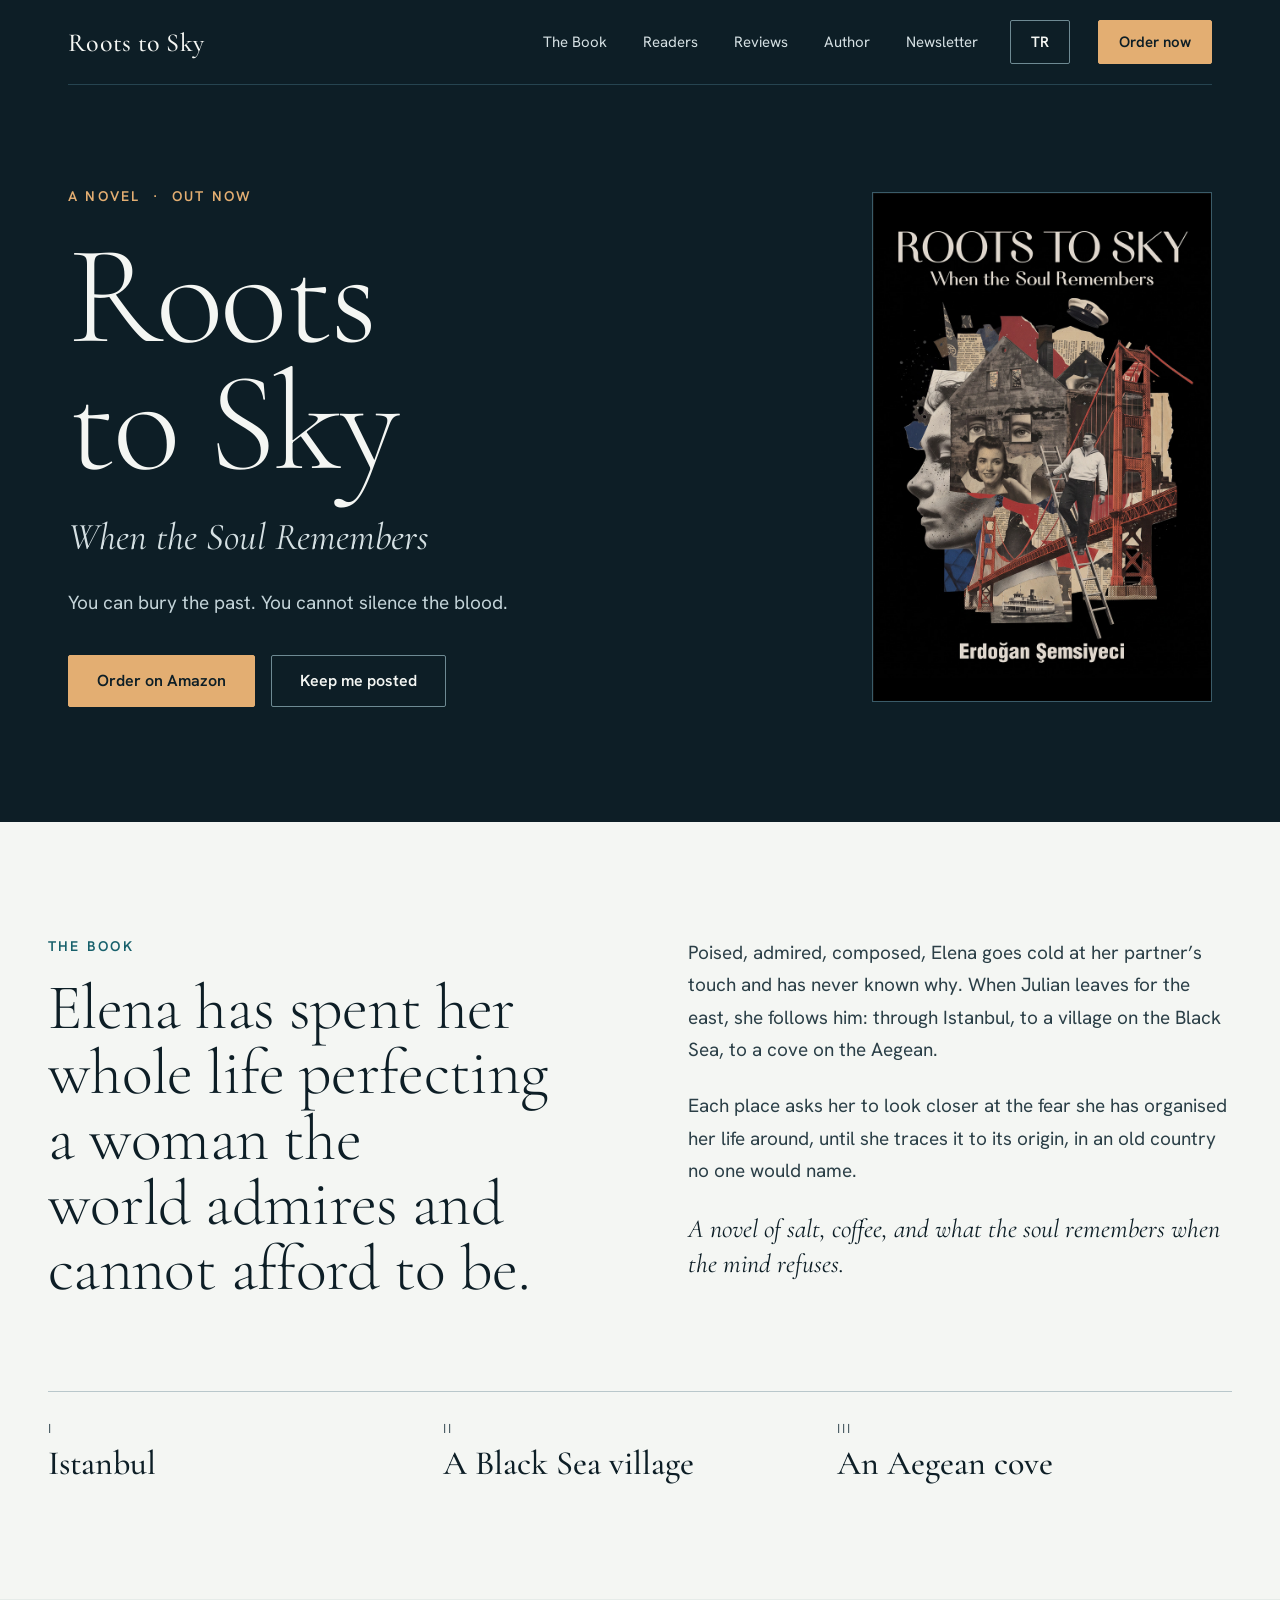
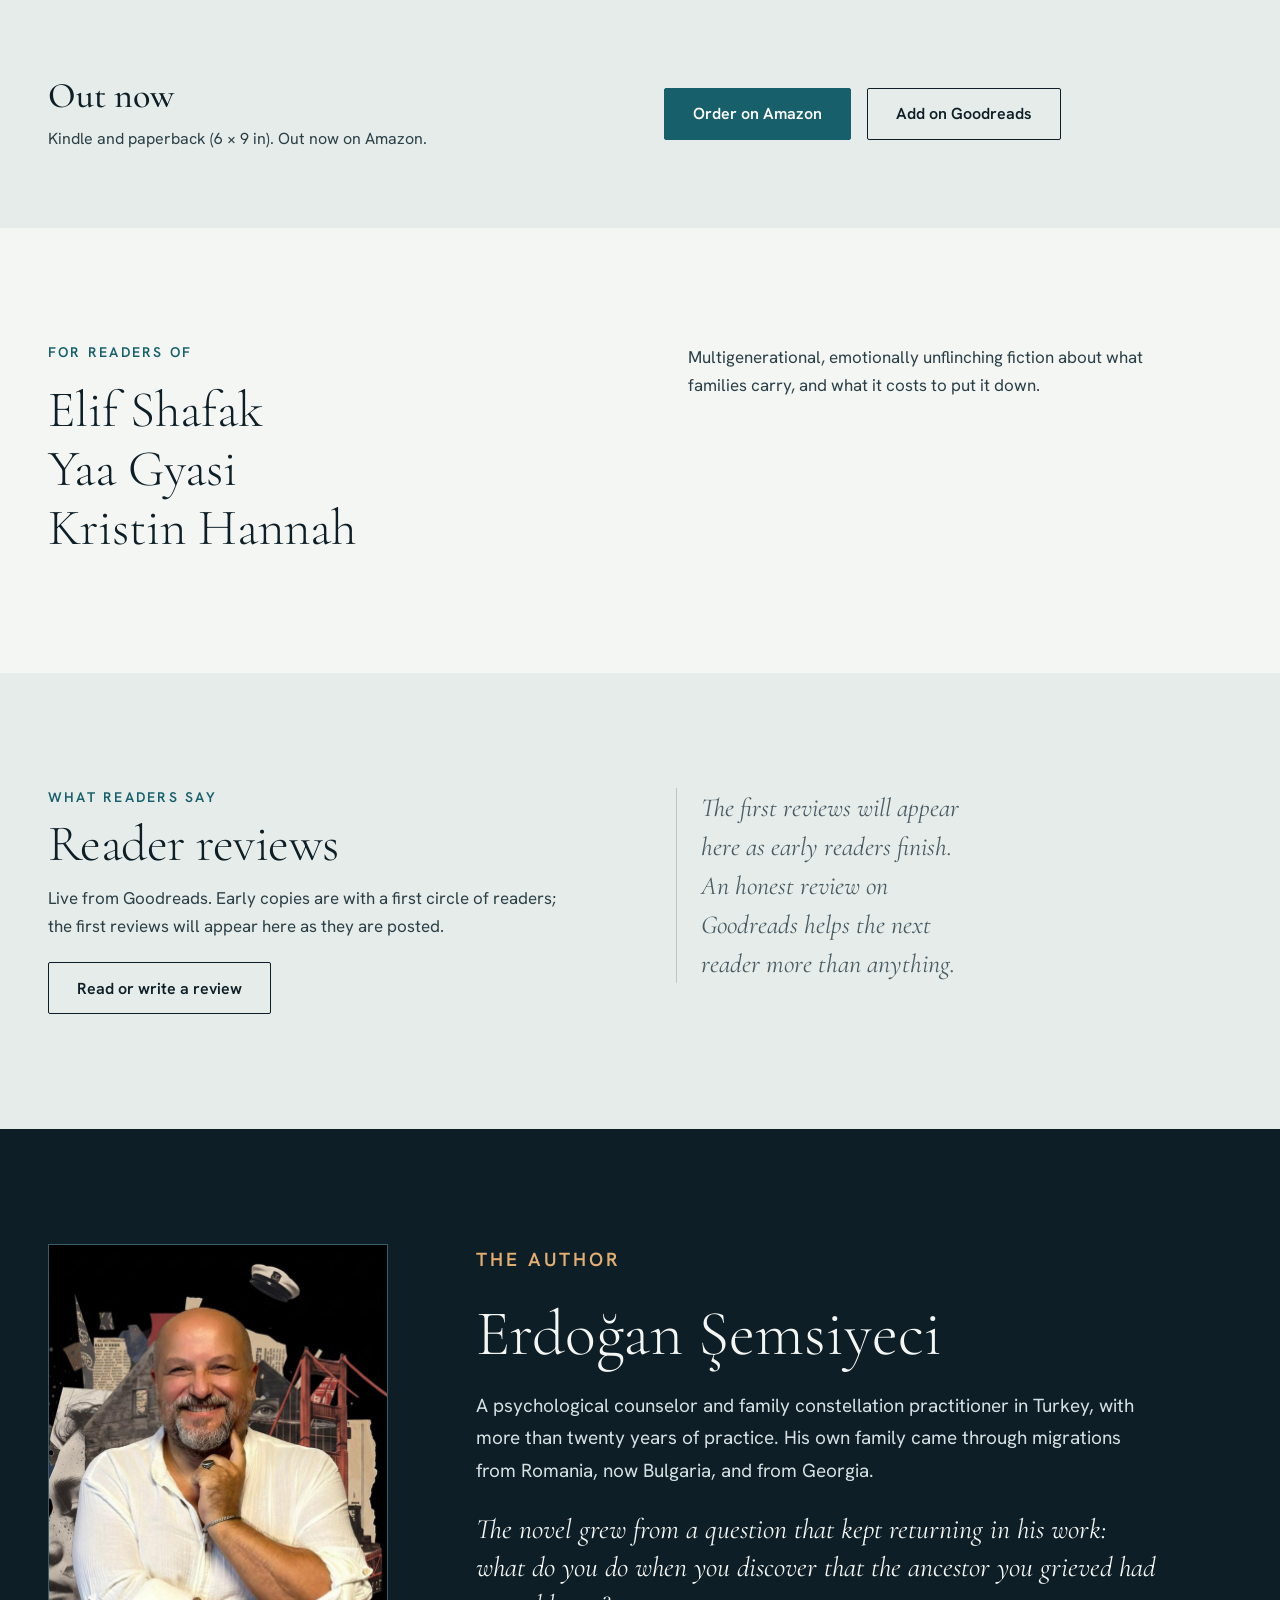
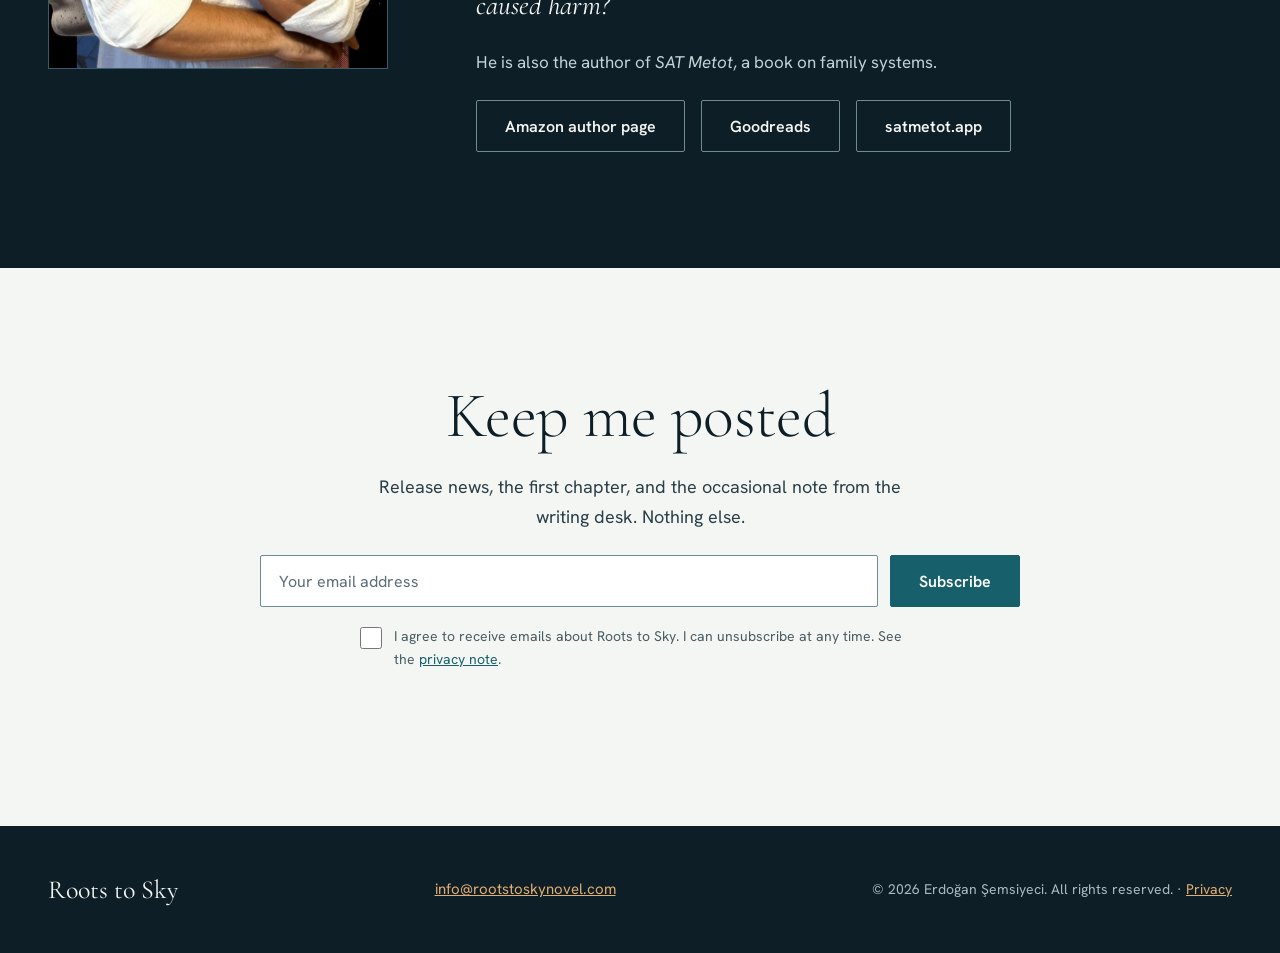
<file: index.html>
<!doctype html>
<html lang="en">
<head>
<meta charset="utf-8">
<meta name="viewport" content="width=device-width, initial-scale=1">
<title>Roots to Sky: When the Soul Remembers — a novel by Erdoğan Şemsiyeci</title>
<meta name="description" content="Roots to Sky: When the Soul Remembers. A novel of salt, coffee, and what the soul remembers when the mind refuses. Out 24 November 2026.">
<link rel="canonical" href="https://rootstoskynovel.com/">
<script>
/* Ülke/dil bazlı yönlendirme: Türkiye'den gelen ziyaretçi /tr/ sayfasına alınır.
   1) Tarayıcı dili Türkçe ise ANINDA yönlendirir (ağ beklemez — IP servisi
      engelliyse ya da VPN/iCloud Relay ülkeyi yanlış gösteriyorsa da çalışır).
   2) Değilse IP ülkesine bakar (iki ayrı servis, biri cevap vermezse diğeri).
   3) EN'i elle seçmiş olan (rts_lang=en çerezi) ve botlar asla yönlendirilmez. */
(function () {
  try {
    var pref = document.cookie.match(/(?:^|;\s*)rts_lang=([^;]+)/);
    if (pref && pref[1] === 'en') return;
    var ua = navigator.userAgent || '';
    if (/bot|crawl|spider|slurp|baidu|yandex|facebookexternalhit|embedly|preview|headless|https?-get/i.test(ua)) return;
    var goTR = function () { location.replace('/tr/'); };
    var langs = navigator.languages || [navigator.language || ''];
    for (var i = 0; i < langs.length; i++) {
      if (/^tr\b/i.test(langs[i] || '')) { goTR(); return; }
    }
    if (!window.fetch) return;
    var done = false;
    var timer = setTimeout(function () { done = true; }, 2000);
    var hit = function (c) {
      if (done || !c) return;
      if (c === 'TR') { done = true; goTR(); }
    };
    fetch('https://api.country.is/', { cache: 'no-store' })
      .then(function (r) { return r.json(); })
      .then(function (d) { if (d && d.country) hit(d.country); else throw 0; })
      .catch(function () {
        return fetch('https://ipwho.is/', { cache: 'no-store' })
          .then(function (r) { return r.json(); })
          .then(function (d) { if (d && d.country_code) hit(d.country_code); })
          .catch(function () {});
      })
      .then(function () { clearTimeout(timer); });
  } catch (e) {}
})();
</script>
<link rel="alternate" hreflang="en" href="https://rootstoskynovel.com/">
<link rel="alternate" hreflang="tr" href="https://rootstoskynovel.com/tr/">
<link rel="alternate" hreflang="x-default" href="https://rootstoskynovel.com/">
<meta property="og:type" content="book">
<meta property="og:title" content="Roots to Sky: When the Soul Remembers">
<meta property="og:description" content="You can bury the past. You cannot silence the blood. A novel by Erdoğan Şemsiyeci. Out 24 November 2026.">
<meta property="og:url" content="https://rootstoskynovel.com/">
<meta property="og:image" content="https://rootstoskynovel.com/assets/cover.jpg">
<meta name="twitter:card" content="summary_large_image">
<link rel="preconnect" href="https://fonts.googleapis.com">
<link rel="preconnect" href="https://fonts.gstatic.com" crossorigin>
<link href="https://fonts.googleapis.com/css2?family=Cormorant+Garamond:ital,wght@0,300;0,500;1,300;1,400;1,500&family=Hanken+Grotesk:wght@400;500;600&display=swap" rel="stylesheet">
<link rel="icon" href="assets/favicon.svg" type="image/svg+xml">
<link rel="stylesheet" href="style.css">
<script type="application/ld+json">
{"@context":"https://schema.org","@type":"Book","name":"Roots to Sky: When the Soul Remembers","author":{"@type":"Person","name":"Erdoğan Şemsiyeci"},"inLanguage":"en","datePublished":"2026-11-24","bookFormat":"https://schema.org/Paperback","url":"https://rootstoskynovel.com/"}
</script>
</head>
<body>

<header class="on-ink">
  <div class="wrap hero-wrap">
    <nav class="nav" aria-label="Main">
      <a class="brand" href="#top">Roots to Sky</a>
      <div class="nav-links">
        <a href="#book">The Book</a>
        <a href="#giveaway">Giveaway</a>
        <a href="#readers">Readers</a>
        <a href="#reviews">Reviews</a>
        <a href="#author">Author</a>
        <a href="#newsletter">Newsletter</a>
        <a class="btn btn-ghost btn-sm" href="/tr/" hreflang="tr" lang="tr">TR</a>
        <a class="btn btn-amber btn-sm" data-link="amazon" href="#">Order now</a>
      </div>
    </nav>

    <div class="hero" id="top">
      <div class="hero-text">
        <p class="eyebrow amber">A novel &nbsp;·&nbsp; Out now</p>
        <h1>Roots<br>to Sky</h1>
        <p class="sub">When the Soul Remembers</p>
        <p class="hook">You can bury the past. You cannot silence the blood.</p>
        <div class="cta">
          <a class="btn btn-amber" data-link="amazon" href="#">Order on Amazon</a>
          <a class="btn btn-ghost" href="#newsletter">Keep me posted</a>
        </div>
      </div>

      <div class="cover-col">
        <div class="cover" data-fallback>
          <!-- Put the cover at assets/cover.jpg (2:3). Until then the typographic placeholder shows. -->
          <img src="assets/cover.jpg" alt="Cover of Roots to Sky: When the Soul Remembers, by Erdoğan Şemsiyeci" width="680" height="1020">
          <div class="ph" aria-hidden="true">
            <span class="k">A Novel</span>
            <div class="mid"><div class="line"></div><span class="t">Roots<br>to Sky</span></div>
            <span class="a">Erdoğan Şemsiyeci</span>
          </div>
        </div>
      </div>
    </div>
  </div>
</header>

<main>
  <section id="book">
    <div class="wrap">
      <div class="two">
        <div class="stack">
          <p class="eyebrow">The Book</p>
          <h2 class="h2">Elena has spent her whole life perfecting a woman the world admires and cannot afford to be.</h2>
        </div>
        <div class="prose">
          <p>Poised, admired, composed, Elena goes cold at her partner’s touch and has never known why. When Julian leaves for the east, she follows him: through Istanbul, to a village on the Black Sea, to a cove on the Aegean.</p>
          <p>Each place asks her to look closer at the fear she has organised her life around, until she traces it to its origin, in an old country no one would name.</p>
          <p class="pull">A novel of salt, coffee, and what the soul remembers when the mind refuses.</p>
        </div>
      </div>
      <div class="route">
        <div><small>I</small><span>Istanbul</span></div>
        <div><small>II</small><span>A Black Sea village</span></div>
        <div><small>III</small><span>An Aegean cove</span></div>
      </div>
    </div>
  </section>

  <section class="editions" aria-labelledby="avail">
    <div class="wrap grid">
      <div class="stack" style="gap:10px">
        <h2 id="avail">Out now</h2>
        <p>Kindle and paperback (6 × 9 in). Out now on Amazon.</p>
        <!-- When known, add: <p style="font-size:14px;color:var(--muted)">Pages N · ISBN N · Price N</p> -->
      </div>
      <div class="btn-row">
        <a class="btn btn-teal" data-link="amazon" href="#">Order on Amazon</a>
        <a class="btn btn-line" data-link="goodreadsBook" href="#">Add on Goodreads</a>
      </div>
    </div>
  </section>

  <section id="giveaway" class="giveaway" aria-labelledby="gw-h">
    <div class="wrap two">
      <div class="stack">
        <p class="eyebrow">Goodreads giveaway</p>
        <h2 id="gw-h" class="h2" style="font-size:clamp(32px,4vw,52px)">Win a Kindle copy</h2>
        <p class="lead" style="max-width:34em">One hundred Kindle editions are being given away on Goodreads. Entry is free and takes a moment. The draw closes on 23 November, the day before release, and the winners are notified by Goodreads.</p>
        <p style="font-size:14px;line-height:1.6;color:var(--muted);max-width:34em">A Goodreads account is all you need. No purchase, no email to me — the entry stays on Goodreads.</p>
      </div>
      <div class="gw-card">
        <!-- Live Goodreads giveaway widget (draw 455663). site.js removes this whole
             section after the draw closes, so no dead box is ever left behind. -->
        <div id="goodreadsGiveawayWidget455663"></div>
        <noscript>
          <p><a class="btn btn-line" href="https://www.goodreads.com/giveaway/show/455663" rel="noopener">Enter the giveaway on Goodreads</a></p>
        </noscript>
      </div>
    </div>
  </section>

  <section id="readers">
    <div class="wrap two">
      <div class="stack">
        <p class="eyebrow">For readers of</p>
        <p class="comps">Elif Shafak<br>Yaa Gyasi<br>Kristin Hannah</p>
      </div>
      <div class="stack">
        <p class="lead">Multigenerational, emotionally unflinching fiction about what families carry, and what it costs to put it down.</p>
      </div>
    </div>
  </section>

  <section id="reviews" class="reviews">
    <div class="wrap">
      <div class="rev-grid">
        <div class="stack" style="gap:12px">
          <p class="eyebrow">What readers say</p>
          <h2 class="rev-h">Reader reviews</h2>
          <p class="lead" style="max-width:30em">Live from Goodreads. Early copies are with a first circle of readers; the first reviews will appear here as they are posted.</p>
          <div class="btn-row" style="margin-top:10px" id="rev-cta">
            <a class="btn btn-line" data-link="goodreadsBook" href="#">Read or write a review</a>
          </div>
        </div>
        <div class="gr-card" id="gr-reviews-card">
          <!-- The Goodreads widget is injected by site.js only once the first review exists
               (flag: rts_site_flags.reviews_live, refreshed by a Hermes job). Until then a
               designed empty state holds the column, so nothing looks broken or bare. -->
          <p class="rev-empty" id="gr-reviews-empty">The first reviews will appear here as early readers finish. An honest review on Goodreads helps the next reader more than anything.</p>
        </div>
      </div>
    </div>
  </section>

  <section id="author" class="on-ink">
    <div class="wrap author">
      <div class="portrait">
        <!-- Put the portrait at assets/author.jpg (4:5). Without it, an empty frame shows. -->
        <div class="frame" data-fallback>
          <img src="assets/author.jpg" alt="Portrait of Erdoğan Şemsiyeci" width="680" height="850">
        </div>
      </div>
      <div class="author-text">
        <p class="eyebrow">The Author</p>
        <h2 class="name">Erdoğan Şemsiyeci</h2>
        <p>A psychological counselor and family constellation practitioner in Turkey, with more than twenty years of practice. His own family came through migrations from Romania, now Bulgaria, and from Georgia.</p>
        <p class="pull">The novel grew from a question that kept returning in his work: what do you do when you discover that the ancestor you grieved had caused harm?</p>
        <p class="small">He is also the author of <em>SAT Metot</em>, a book on family systems.</p>
        <div class="btn-row">
          <a class="btn btn-ghost" data-link="amazonAuthor" href="#">Amazon author page</a>
          <a class="btn btn-ghost" data-link="goodreadsAuthor" href="#">Goodreads</a>
          <a class="btn btn-ghost" data-link="authorSite" href="#">satmetot.app</a>
        </div>
      </div>
    </div>
  </section>

  <section id="newsletter">
    <div class="news">
      <h2 class="h2" style="font-size:clamp(40px,5vw,64px)">Keep me posted</h2>
      <p class="lead" style="max-width:30em;font-size:18px">Release news, the first chapter, and the occasional note from the writing desk. Nothing else.</p>
      <form data-form="news" novalidate>
        <div class="formrow">
          <label class="sr" for="email">Email address</label>
          <input id="email" type="email" name="email" autocomplete="email" placeholder="Your email address" required>
          <button class="btn btn-teal" type="submit">Subscribe</button>
        </div>
        <div class="hp" aria-hidden="true"><label>Leave empty <input type="text" name="hp" tabindex="-1" autocomplete="off"></label></div>
        <div class="consent">
          <input id="consent" type="checkbox" name="consent">
          <label for="consent">I agree to receive emails about Roots to Sky. I can unsubscribe at any time. See the <a href="privacy.html">privacy note</a>.</label>
        </div>
        <p class="msg" role="status" aria-live="polite"></p>
      </form>
    </div>
  </section>
</main>

<footer>
  <div class="row">
    <span class="brand-f">Roots to Sky</span>
    <a href="mailto:info@rootstoskynovel.com">info@rootstoskynovel.com</a>
    <small>© 2026 Erdoğan Şemsiyeci. All rights reserved. · <a href="privacy.html" style="font-size:14px">Privacy</a></small>
  </div>
</footer>

<script src="config.js"></script>
<script src="site.js?v=20261124"></script>
<!-- Goodreads giveaway widget. It replaces the placeholder div above by id,
     so this must load after that div. -->
<script src="https://www.goodreads.com/giveaway/widget/455663" type="text/javascript" charset="utf-8"></script>
<!-- Cloudflare Web Analytics (cerezsiz) — site_tag 2a8c7d72f45946dc82db46cac2501eec -->
<script type='module' src='https://static.cloudflareinsights.com/beacon.min.js' data-cf-beacon='{"token": "1cac7813555d4ec9ae6204c38d0e9950"}'></script>
<!-- End Cloudflare Web Analytics -->
</body>
</html>
</file>
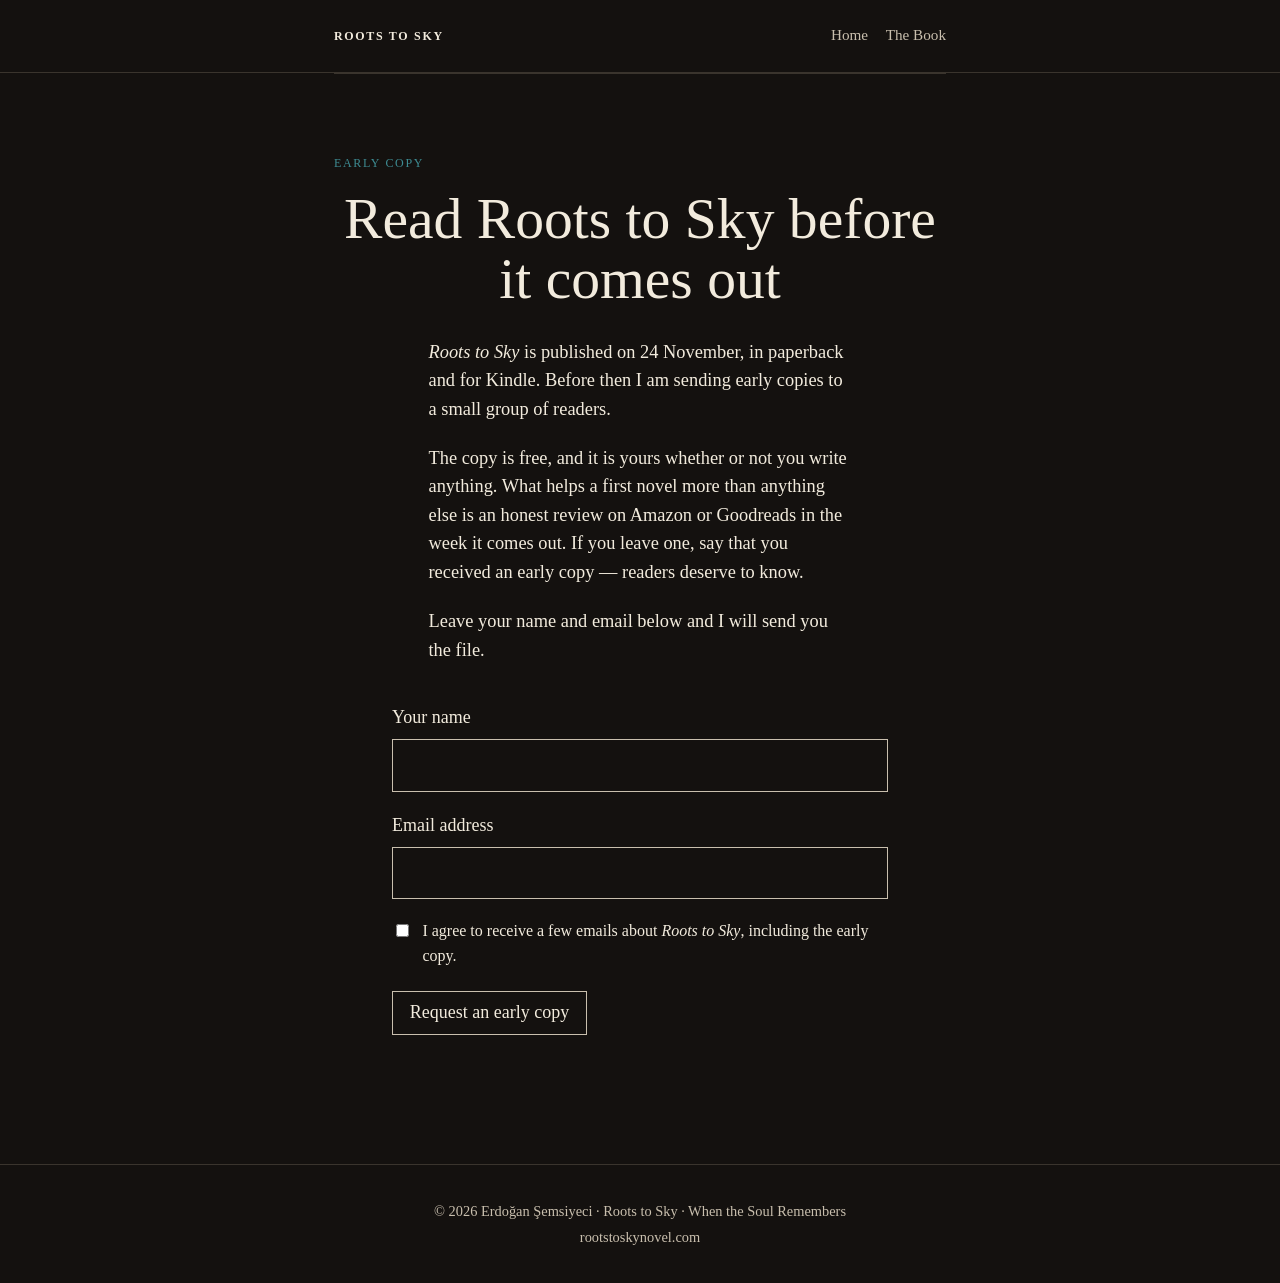
<file: arc/index.html>
<!doctype html>
<html lang="en">
  <head>
    <meta charset="utf-8">
    <meta name="viewport" content="width=device-width, initial-scale=1">
    <meta name="description" content="Request an early copy of Roots to Sky by Erdoğan Şemsiyeci.">
    <meta name="robots" content="noindex">
    <title>Read Roots to Sky before it comes out — Erdoğan Şemsiyeci</title>
    <link rel="stylesheet" href="../legacy.css">
  </head>
  <body>
    <header class="site-header">
      <nav class="nav shell" aria-label="Primary navigation">
        <a class="wordmark" href="/">ROOTS TO SKY</a>
        <div class="nav-links">
          <a href="/">Home</a>
          <a href="/#book">The Book</a>
        </div>
      </nav>
    </header>

    <main id="top">
      <section class="section shell arc-page" aria-labelledby="arc-title">
        <p class="eyebrow">Early copy</p>
        <h2 id="arc-title">Read Roots to Sky before it comes out</h2>
        <div class="arc-copy">
          <p><em>Roots to Sky</em> is published on 24 November, in paperback and for Kindle. Before then I am sending early copies to a small group of readers.</p>
          <p>The copy is free, and it is yours whether or not you write anything. What helps a first novel more than anything else is an honest review on Amazon or Goodreads in the week it comes out. If you leave one, say that you received an early copy — readers deserve to know.</p>
          <p>Leave your name and email below and I will send you the file.</p>
        </div>

        <form id="arc-form" novalidate>
          <div class="honeypot" aria-hidden="true">
            <label for="website">Leave this field empty</label>
            <input id="website" name="website" type="text" tabindex="-1" autocomplete="off">
          </div>
          <div class="field">
            <label for="arc-name">Your name</label>
            <input id="arc-name" name="ad" type="text" autocomplete="name" required>
          </div>
          <div class="field">
            <label for="arc-email">Email address</label>
            <input id="arc-email" name="email" type="email" autocomplete="email" required>
          </div>
          <div class="consent">
            <input id="arc-consent" name="consent" type="checkbox" required>
            <label for="arc-consent">I agree to receive a few emails about <em>Roots to Sky</em>, including the early copy.</label>
          </div>
          <button class="button" type="submit">Request an early copy</button>
          <p class="form-message" id="arc-message" role="status" aria-live="polite"></p>
        </form>
      </section>
    </main>

    <footer class="site-footer">
      <div class="shell">
        <p>© 2026 Erdoğan Şemsiyeci · Roots to Sky · When the Soul Remembers</p>
        <p>rootstoskynovel.com</p>
      </div>
    </footer>
    <script src="arc.js"></script>
  </body>
</html>
</file>
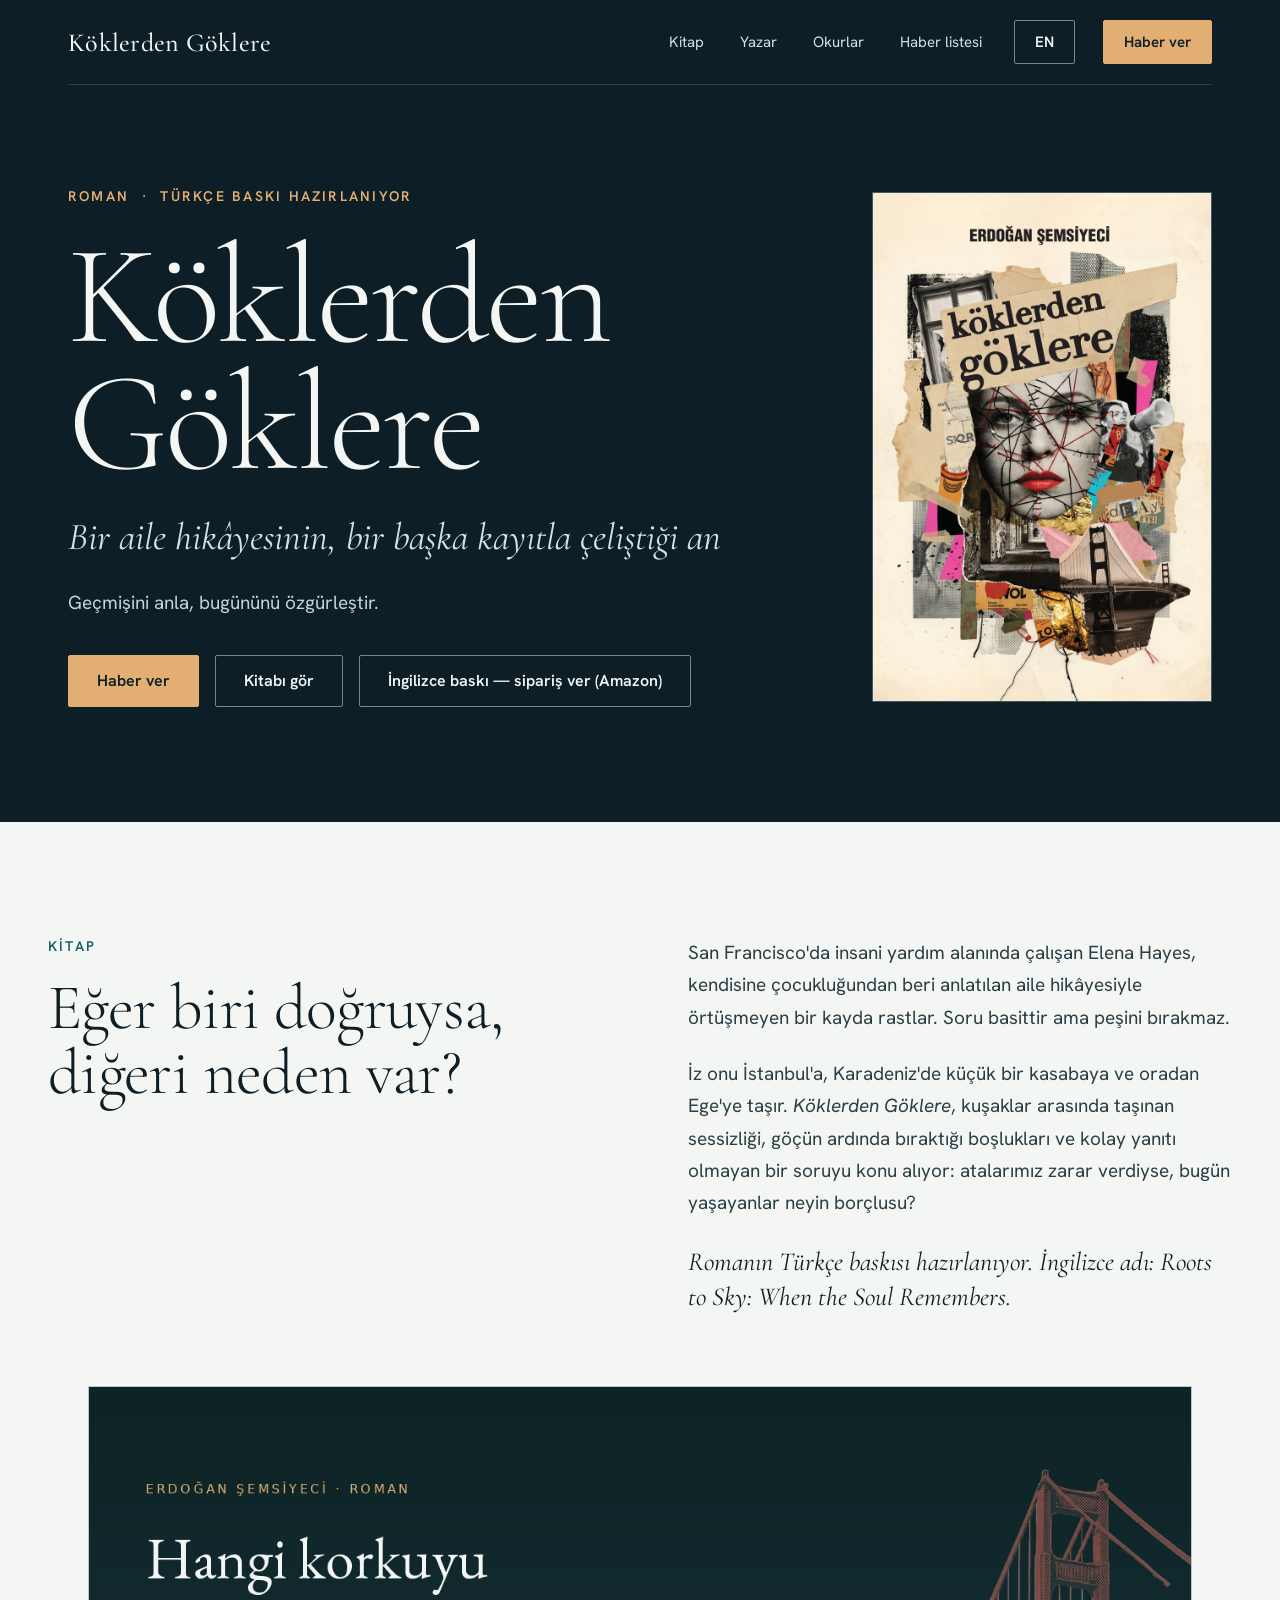
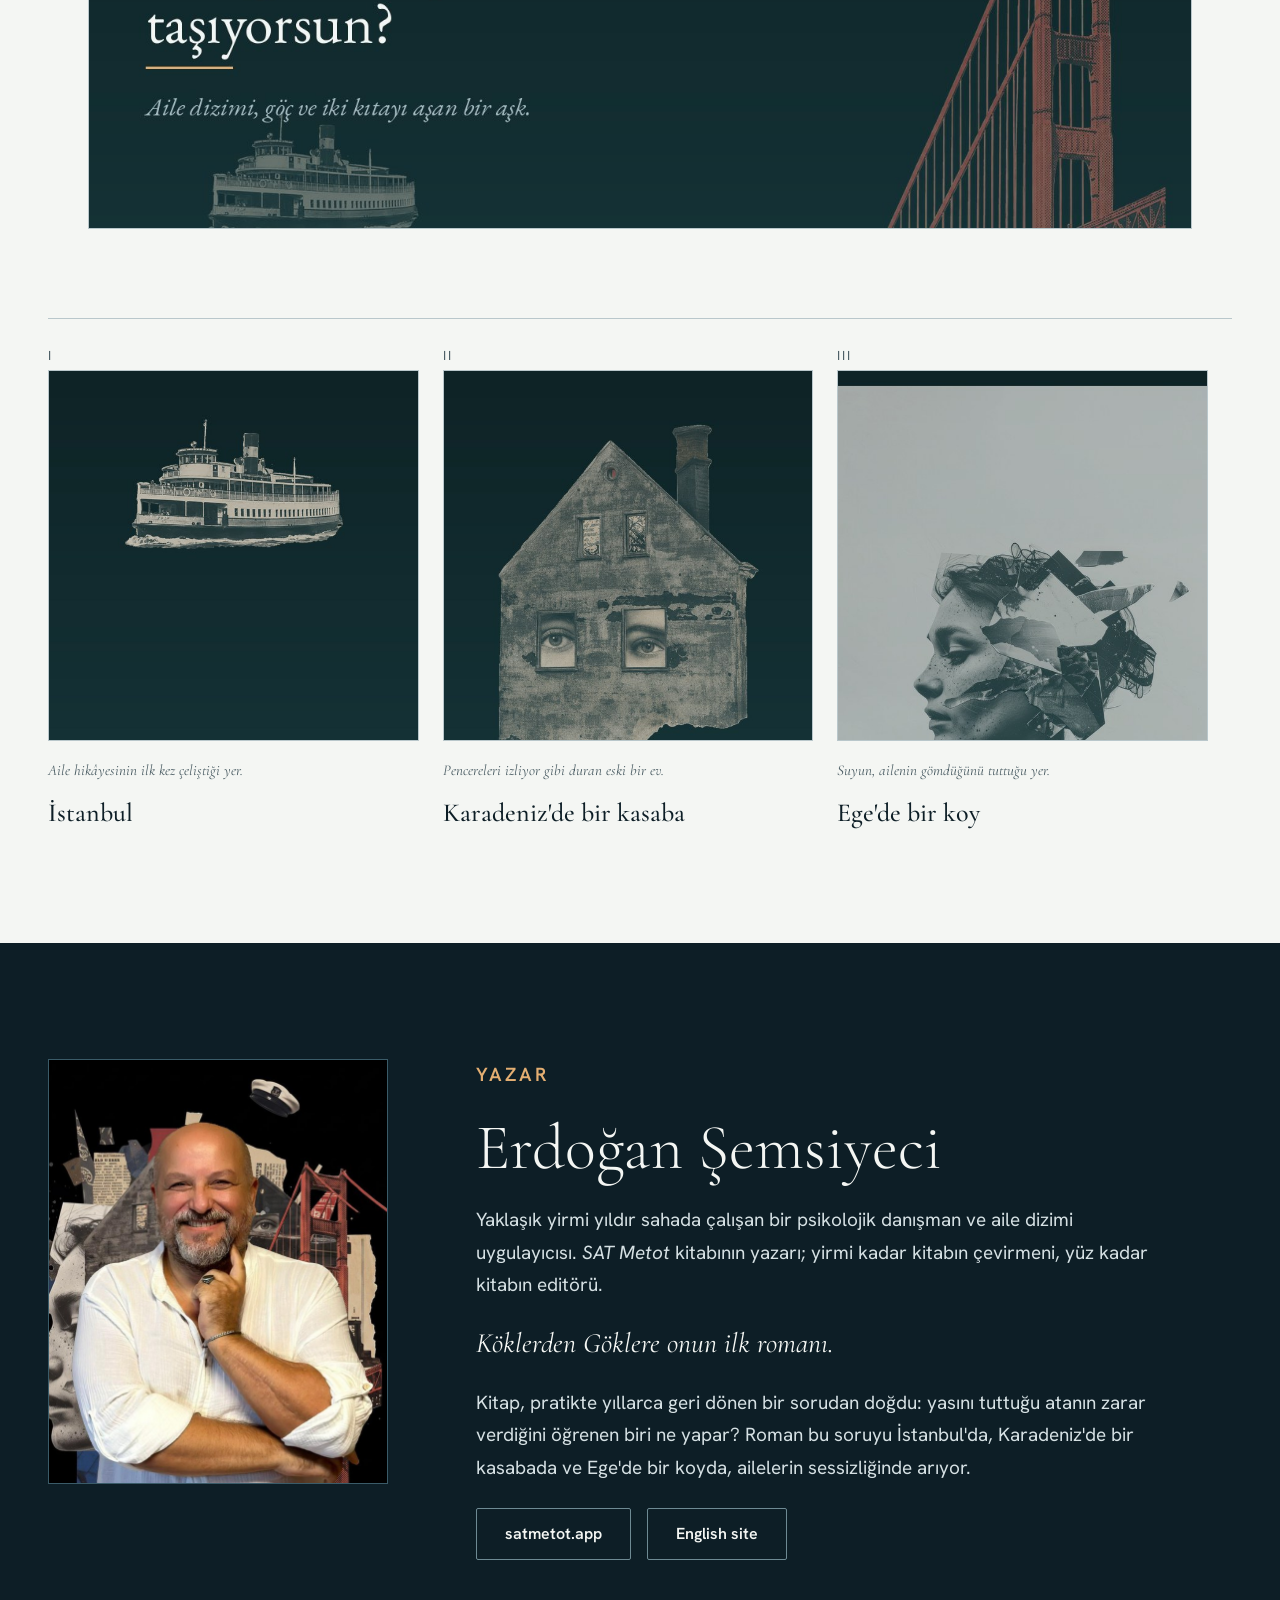
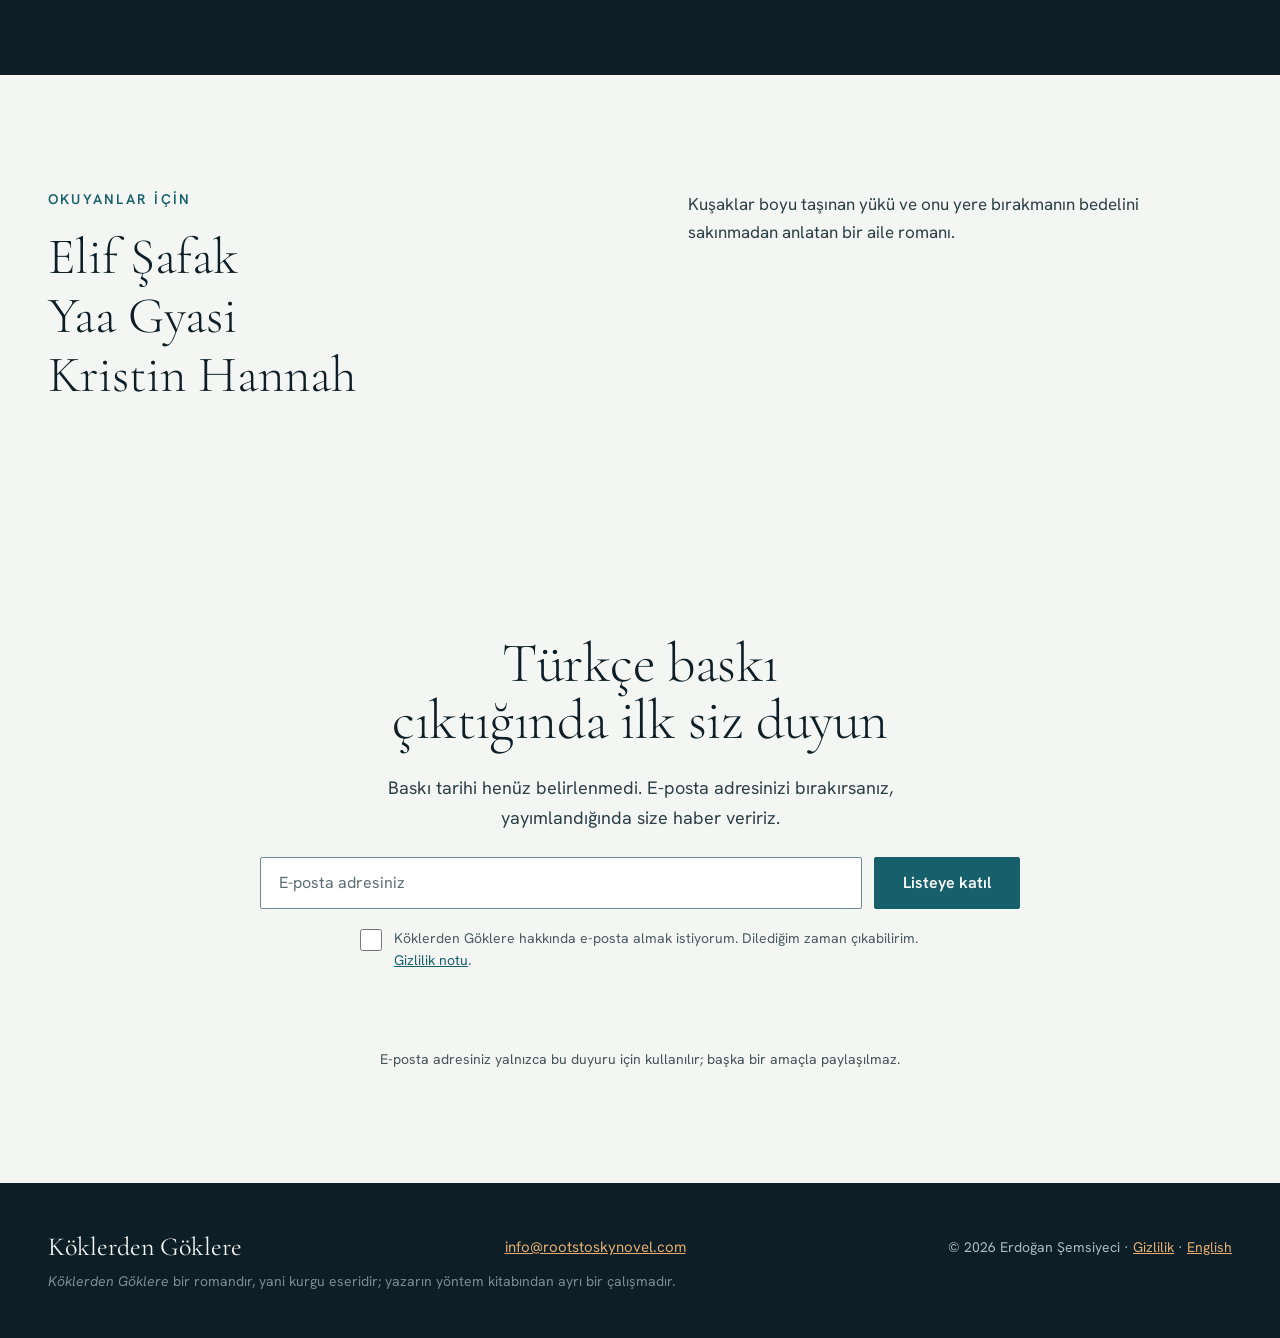
<file: tr/index.html>
<!doctype html>
<html lang="tr">
<head>
<meta charset="utf-8">
<meta name="viewport" content="width=device-width, initial-scale=1">
<title>Köklerden Göklere — Erdoğan Şemsiyeci'nin romanı</title>
<meta name="description" content="Köklerden Göklere: bir aile hikâyesinin başka bir kayıtla çeliştiği an. Erdoğan Şemsiyeci'nin ilk romanı. Türkçe baskı hazırlanıyor — haber listesine katılın.">
<link rel="canonical" href="https://rootstoskynovel.com/tr/">
<link rel="alternate" hreflang="en" href="https://rootstoskynovel.com/">
<link rel="alternate" hreflang="tr" href="https://rootstoskynovel.com/tr/">
<link rel="alternate" hreflang="x-default" href="https://rootstoskynovel.com/">
<meta property="og:type" content="book">
<meta property="og:title" content="Köklerden Göklere — Erdoğan Şemsiyeci">
<meta property="og:description" content="Bir aile hikâyesinin, bir başka kayıtla çeliştiği an. Geçmişini anla, bugününü özgürleştir.">
<meta property="og:url" content="https://rootstoskynovel.com/tr/">
<meta property="og:locale" content="tr_TR">
<meta property="og:image" content="https://rootstoskynovel.com/assets/cover.jpg">
<meta name="twitter:card" content="summary_large_image">
<link rel="preconnect" href="https://fonts.googleapis.com">
<link rel="preconnect" href="https://fonts.gstatic.com" crossorigin>
<link href="https://fonts.googleapis.com/css2?family=Cormorant+Garamond:ital,wght@0,300;0,500;1,300;1,400;1,500&family=Hanken+Grotesk:wght@400;500;600&display=swap" rel="stylesheet">
<link rel="icon" href="../assets/favicon.svg" type="image/svg+xml">
<link rel="stylesheet" href="../style.css">
<script type="application/ld+json">
{"@context":"https://schema.org","@type":"Book","name":"Köklerden Göklere","author":{"@type":"Person","name":"Erdoğan Şemsiyeci"},"inLanguage":"tr","bookFormat":"https://schema.org/EBook","url":"https://rootstoskynovel.com/tr/"}
</script>
</head>
<body>

<header class="on-ink">
  <div class="wrap hero-wrap">
    <nav class="nav" aria-label="Ana menü">
      <a class="brand" href="#top">Köklerden Göklere</a>
      <div class="nav-links">
        <a href="#kitap">Kitap</a>
        <a href="#yazar">Yazar</a>
        <a href="#cekilis">Çekiliş</a>
        <a href="#ilk-okurlar">Okurlar</a>
        <a href="#newsletter">Haber listesi</a>
        <a class="btn btn-ghost btn-sm" href="/" hreflang="en" lang="en">EN</a>
        <a class="btn btn-amber btn-sm" href="#newsletter">Haber ver</a>
      </div>
    </nav>

    <div class="hero" id="top">
      <div class="hero-text">
        <p class="eyebrow amber">Roman &nbsp;·&nbsp; Türkçe baskı hazırlanıyor</p>
        <h1>Köklerden<br>Göklere</h1>
        <p class="sub">Bir aile hikâyesinin, bir başka kayıtla çeliştiği an</p>
        <p class="hook">Geçmişini anla, bugününü özgürleştir.</p>
        <div class="cta">
          <a class="btn btn-amber" href="#newsletter">Haber ver</a>
          <a class="btn btn-ghost" href="#kitap">Kitabı gör</a>
          <a class="btn btn-ghost" data-link="amazon" href="#">İngilizce baskı — sipariş ver (Amazon)</a>
        </div>
      </div>

      <div class="cover-col">
        <div class="cover" data-fallback>
          <!-- TR kapak: basılı tam sarım PDF'ten kırpılmış ön panel (300 dpi → 800×1200).
               Kaynak: kapak_tr PDF, ön panel = trim'in sağ 6 inçi. -->
          <img src="../assets/cover-tr-800.jpg" alt="Köklerden Göklere — Erdoğan Şemsiyeci" width="800" height="1200">
          <div class="ph" aria-hidden="true">
            <span class="k">Roman</span>
            <div class="mid"><div class="line"></div><span class="t">Köklerden<br>Göklere</span></div>
            <span class="a">Erdoğan Şemsiyeci</span>
          </div>
        </div>
      </div>
    </div>
  </div>
</header>

<main>
  <section id="kitap">
    <div class="wrap">
      <div class="two">
        <div class="stack">
          <p class="eyebrow">Kitap</p>
          <h2 class="h2">Eğer biri doğruysa, diğeri neden var?</h2>
        </div>
        <div class="prose">
          <p>San Francisco'da insani yardım alanında çalışan Elena Hayes, kendisine çocukluğundan beri anlatılan aile hikâyesiyle örtüşmeyen bir kayda rastlar. Soru basittir ama peşini bırakmaz.</p>
          <p>İz onu İstanbul'a, Karadeniz'de küçük bir kasabaya ve oradan Ege'ye taşır. <em>Köklerden Göklere</em>, kuşaklar arasında taşınan sessizliği, göçün ardında bıraktığı boşlukları ve kolay yanıtı olmayan bir soruyu konu alıyor: atalarımız zarar verdiyse, bugün yaşayanlar neyin borçlusu?</p>
          <p class="pull">Romanın Türkçe baskısı hazırlanıyor. İngilizce adı: <em>Roots to Sky: When the Soul Remembers</em>.</p>
        </div>
      </div>
      <figure class="book-band">
        <img src="../assets/kolaj_bant_1400.jpg" alt="Köklerden Göklere — aile dizimi, göç ve iki kıtayı aşan bir aşk" width="1400" height="560" loading="lazy" decoding="async">
      </figure>
      <div class="route route-img">
        <div><small>I</small><img src="../assets/kare_istanbul_600.jpg" alt="İstanbul'da bir vapur" width="600" height="600" loading="lazy" decoding="async"><em class="cap">Aile hikâyesinin ilk kez çeliştiği yer.</em><span>İstanbul</span></div>
        <div><small>II</small><img src="../assets/kare_karadeniz_600.jpg" alt="Pencerelerinde gözler olan eski bir ev" width="600" height="600" loading="lazy" decoding="async"><em class="cap">Pencereleri izliyor gibi duran eski bir ev.</em><span>Karadeniz'de bir kasaba</span></div>
        <div><small>III</small><img src="../assets/kare_ege_600.jpg" alt="Kağıt parçalarına dağılan bir kadın profili" width="600" height="600" loading="lazy" decoding="async"><em class="cap">Suyun, ailenin gömdüğünü tuttuğu yer.</em><span>Ege'de bir koy</span></div>
      </div>
    </div>
  </section>

  <section id="yazar" class="on-ink">
    <div class="wrap author">
      <div class="portrait">
        <div class="frame" data-fallback>
          <img src="../assets/author.jpg" alt="Erdoğan Şemsiyeci" width="680" height="850">
        </div>
      </div>
      <div class="author-text">
        <p class="eyebrow">Yazar</p>
        <h2 class="name">Erdoğan Şemsiyeci</h2>
        <p>Yaklaşık yirmi yıldır sahada çalışan bir psikolojik danışman ve aile dizimi uygulayıcısı. <em>SAT Metot</em> kitabının yazarı; yirmi kadar kitabın çevirmeni, yüz kadar kitabın editörü.</p>
        <p class="pull"><em>Köklerden Göklere</em> onun ilk romanı.</p>
        <p>Kitap, pratikte yıllarca geri dönen bir sorudan doğdu: yasını tuttuğu atanın zarar verdiğini öğrenen biri ne yapar? Roman bu soruyu İstanbul'da, Karadeniz'de bir kasabada ve Ege'de bir koyda, ailelerin sessizliğinde arıyor.</p>
        <div class="btn-row">
          <a class="btn btn-ghost" data-link="authorSite" href="#">satmetot.app</a>
          <a class="btn btn-ghost" href="/" hreflang="en" lang="en">English site</a>
        </div>
      </div>
    </div>
  </section>

  <section id="cekilis" class="giveaway" aria-labelledby="cekilis-h">
    <div class="wrap two">
      <div class="stack">
        <p class="eyebrow">Goodreads çekilişi</p>
        <h2 id="cekilis-h" class="h2" style="font-size:clamp(32px,4vw,52px)">Kindle kopyası kazan</h2>
        <p class="lead" style="max-width:34em">Goodreads'te <strong>100 Kindle kopyası</strong> çekilişte. Katılım ücretsiz, bir dakika sürer. Çekiliş <strong>23 Kasım</strong>'da kapanıyor — kitabın çıkışından bir gün önce. Kazananlara Goodreads haber veriyor.</p>
        <p style="font-size:14px;line-height:1.6;color:var(--muted);max-width:34em">Goodreads hesabı yeterli. Satın alma yok, bana e-posta yok — katılım Goodreads'te kalıyor. Çekiliş sayfası İngilizcedir; kitabın İngilizce baskısı içindir.</p>
      </div>
      <div class="gw-card">
        <p style="margin:0 0 18px"><a class="btn btn-amber" href="https://www.goodreads.com/giveaway/show/455663" rel="noopener" target="_blank">Goodreads'te katıl</a></p>
        <p style="font-size:14px;color:var(--muted);margin:0">23 Kasım 2026'ya kadar açık</p>
      </div>
    </div>
  </section>

  <section id="ilk-okurlar">
    <div class="wrap two">
      <div class="stack">
        <p class="eyebrow">Okuyanlar için</p>
        <p class="comps">Elif Şafak<br>Yaa Gyasi<br>Kristin Hannah</p>
      </div>
      <div class="stack">
        <p class="lead">Kuşaklar boyu taşınan yükü ve onu yere bırakmanın bedelini sakınmadan anlatan bir aile romanı.</p>
      </div>
    </div>
  </section>

  <section id="newsletter">
    <div class="news">
      <h2 class="h2" style="font-size:clamp(34px,4.4vw,56px)">Türkçe baskı çıktığında ilk siz duyun</h2>
      <p class="lead" style="max-width:32em;font-size:18px">Baskı tarihi henüz belirlenmedi. E-posta adresinizi bırakırsanız, yayımlandığında size haber veririz.</p>
      <form data-form="news" novalidate>
        <div class="formrow">
          <label class="sr" for="email">E-posta adresi</label>
          <input id="email" type="email" name="email" autocomplete="email" placeholder="E-posta adresiniz" required>
          <button class="btn btn-teal" type="submit">Listeye katıl</button>
        </div>
        <div class="hp" aria-hidden="true"><label>Boş bırakın <input type="text" name="hp" tabindex="-1" autocomplete="off"></label></div>
        <div class="consent">
          <input id="consent" type="checkbox" name="consent">
          <label for="consent">Köklerden Göklere hakkında e-posta almak istiyorum. Dilediğim zaman çıkabilirim. <a href="../privacy.html">Gizlilik notu</a>.</label>
        </div>
        <p class="msg" role="status" aria-live="polite"></p>
      </form>
      <p style="font-size:14px;opacity:.75;margin-top:14px">E-posta adresiniz yalnızca bu duyuru için kullanılır; başka bir amaçla paylaşılmaz.</p>
    </div>
  </section>
</main>

<footer>
  <div class="row">
    <span class="brand-f">Köklerden Göklere</span>
    <a href="mailto:info@rootstoskynovel.com">info@rootstoskynovel.com</a>
    <small>© 2026 Erdoğan Şemsiyeci · <a href="../privacy.html" style="font-size:14px">Gizlilik</a> · <a href="/" hreflang="en" style="font-size:14px">English</a></small>
  </div>
  <div class="row" style="margin-top:10px">
    <small style="opacity:.7"><em>Köklerden Göklere</em> bir romandır, yani kurgu eseridir; yazarın yöntem kitabından ayrı bir çalışmadır.</small>
  </div>
</footer>

<script src="../config.js"></script>
<script src="../site.js?v=20261124"></script>
<!-- Cloudflare Web Analytics (cerezsiz) — site_tag 2a8c7d72f45946dc82db46cac2501eec -->
<script type='module' src='https://static.cloudflareinsights.com/beacon.min.js' data-cf-beacon='{"token": "1cac7813555d4ec9ae6204c38d0e9950"}'></script>
<!-- End Cloudflare Web Analytics -->
</body>
</html>
</file>
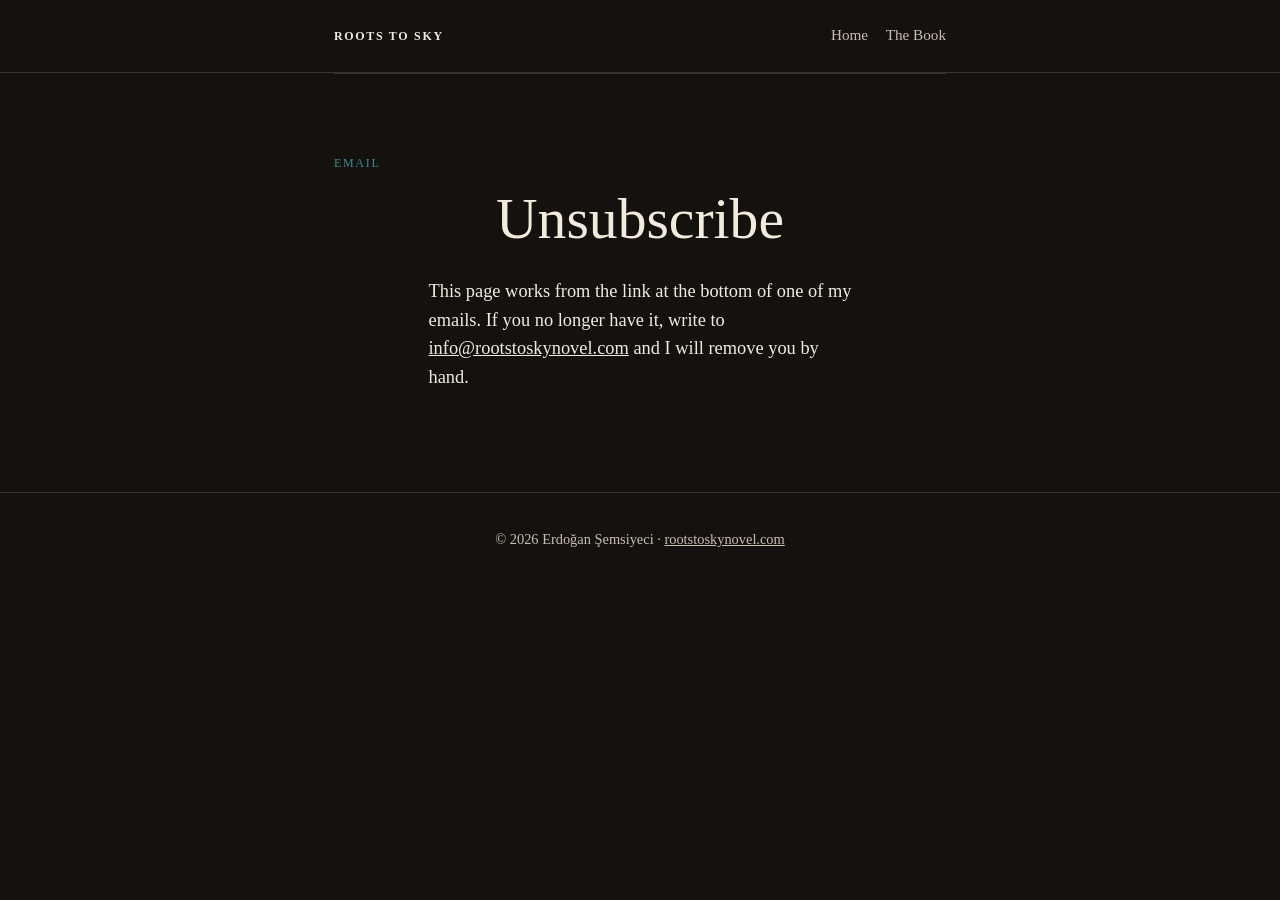
<file: unsubscribe/index.html>
<!doctype html>
<html lang="en">
  <head>
    <meta charset="utf-8">
    <meta name="viewport" content="width=device-width, initial-scale=1">
    <meta name="description" content="Unsubscribe from Roots to Sky emails.">
    <meta name="robots" content="noindex">
    <title>Unsubscribe — Roots to Sky</title>
    <link rel="stylesheet" href="../legacy.css">
  </head>
  <body>
    <header class="site-header">
      <nav class="nav shell" aria-label="Primary navigation">
        <a class="wordmark" href="/">ROOTS TO SKY</a>
        <div class="nav-links">
          <a href="/">Home</a>
          <a href="/#book">The Book</a>
        </div>
      </nav>
    </header>

    <main id="top">
      <section class="section shell arc-page" aria-labelledby="unsub-title">
        <p class="eyebrow">Email</p>
        <h2 id="unsub-title">Unsubscribe</h2>
        <div class="arc-copy" id="unsub-copy">
          <p id="unsub-intro">One click and it is done. You will not be asked why, and nothing else will be sent to you.</p>
        </div>

        <form id="unsub-form" novalidate hidden>
          <div class="field">
            <label for="unsub-email">Email address</label>
            <input id="unsub-email" name="email" type="email" autocomplete="email" readonly>
          </div>
          <button class="button" type="submit">Unsubscribe me</button>
          <p class="form-message" id="unsub-message" role="status" aria-live="polite"></p>
        </form>

        <div class="arc-copy" id="unsub-fallback" hidden>
          <p>This page works from the link at the bottom of one of my emails. If you no longer have it, write to
            <a href="mailto:info@rootstoskynovel.com?subject=unsubscribe">info@rootstoskynovel.com</a> and I will remove you by hand.</p>
        </div>
      </section>
    </main>

    <footer class="site-footer">
      <div class="shell">
        <p>&copy; 2026 Erdoğan Şemsiyeci · <a href="/">rootstoskynovel.com</a></p>
      </div>
    </footer>

    <script src="unsub.js"></script>
  </body>
</html>
</file>
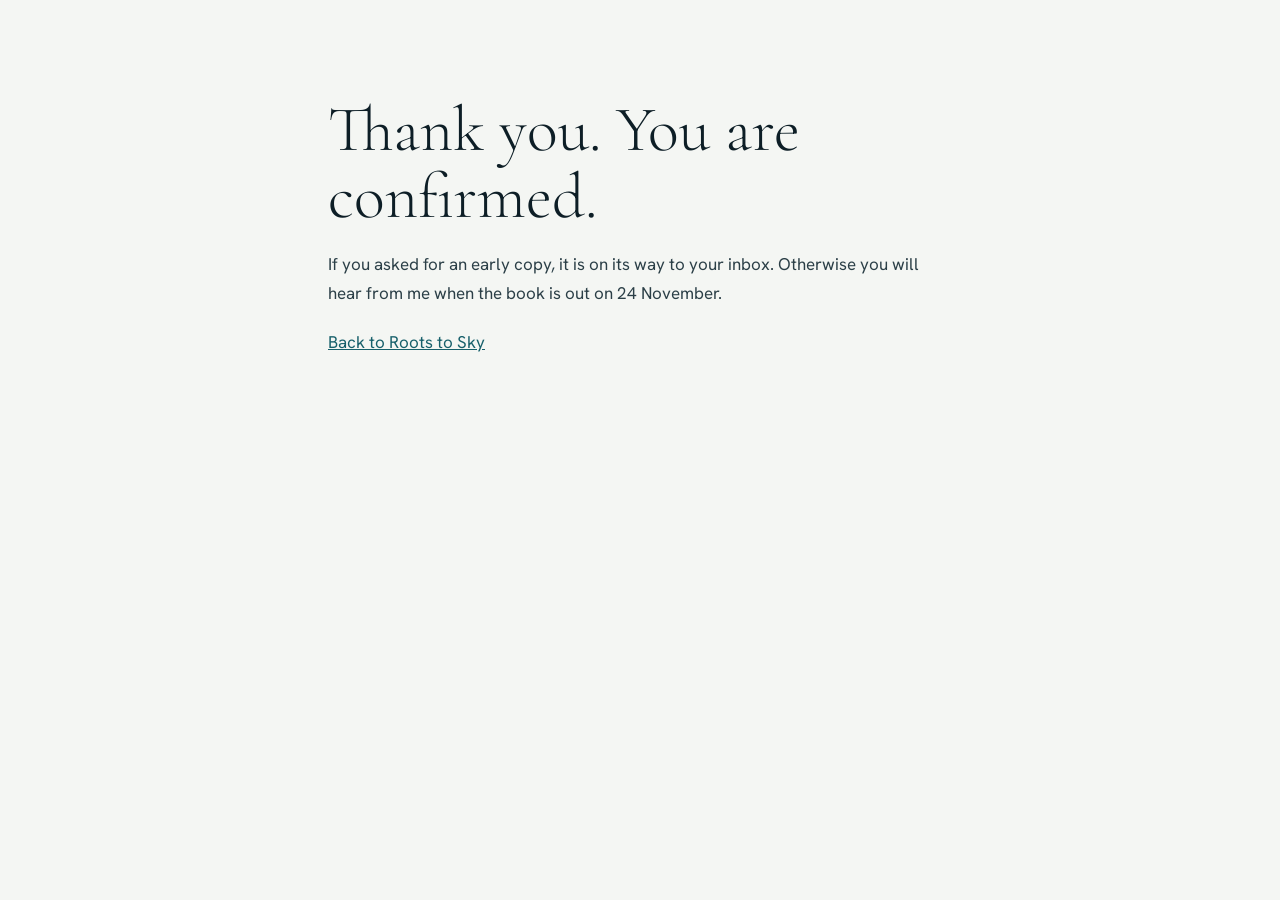
<file: confirmed.html>
<!doctype html>
<html lang="en">
<head>
<meta charset="utf-8">
<meta name="viewport" content="width=device-width, initial-scale=1">
<title>Confirmed — Roots to Sky</title>
<meta name="robots" content="noindex">
<link rel="preconnect" href="https://fonts.googleapis.com">
<link rel="preconnect" href="https://fonts.gstatic.com" crossorigin>
<link href="https://fonts.googleapis.com/css2?family=Cormorant+Garamond:ital,wght@0,300;0,500;1,400&family=Hanken+Grotesk:wght@400;600&display=swap" rel="stylesheet">
<link rel="icon" href="assets/favicon.svg" type="image/svg+xml">
<link rel="stylesheet" href="style.css">
</head>
<body>
<main class="page">
  <h1>Thank you. You are confirmed.</h1>
  <p>If you asked for an early copy, it is on its way to your inbox. Otherwise you will hear from me when the book is out on 24 November.</p>
  <p><a href="/">Back to Roots to Sky</a></p>
</main>
</body>
</html>
</file>
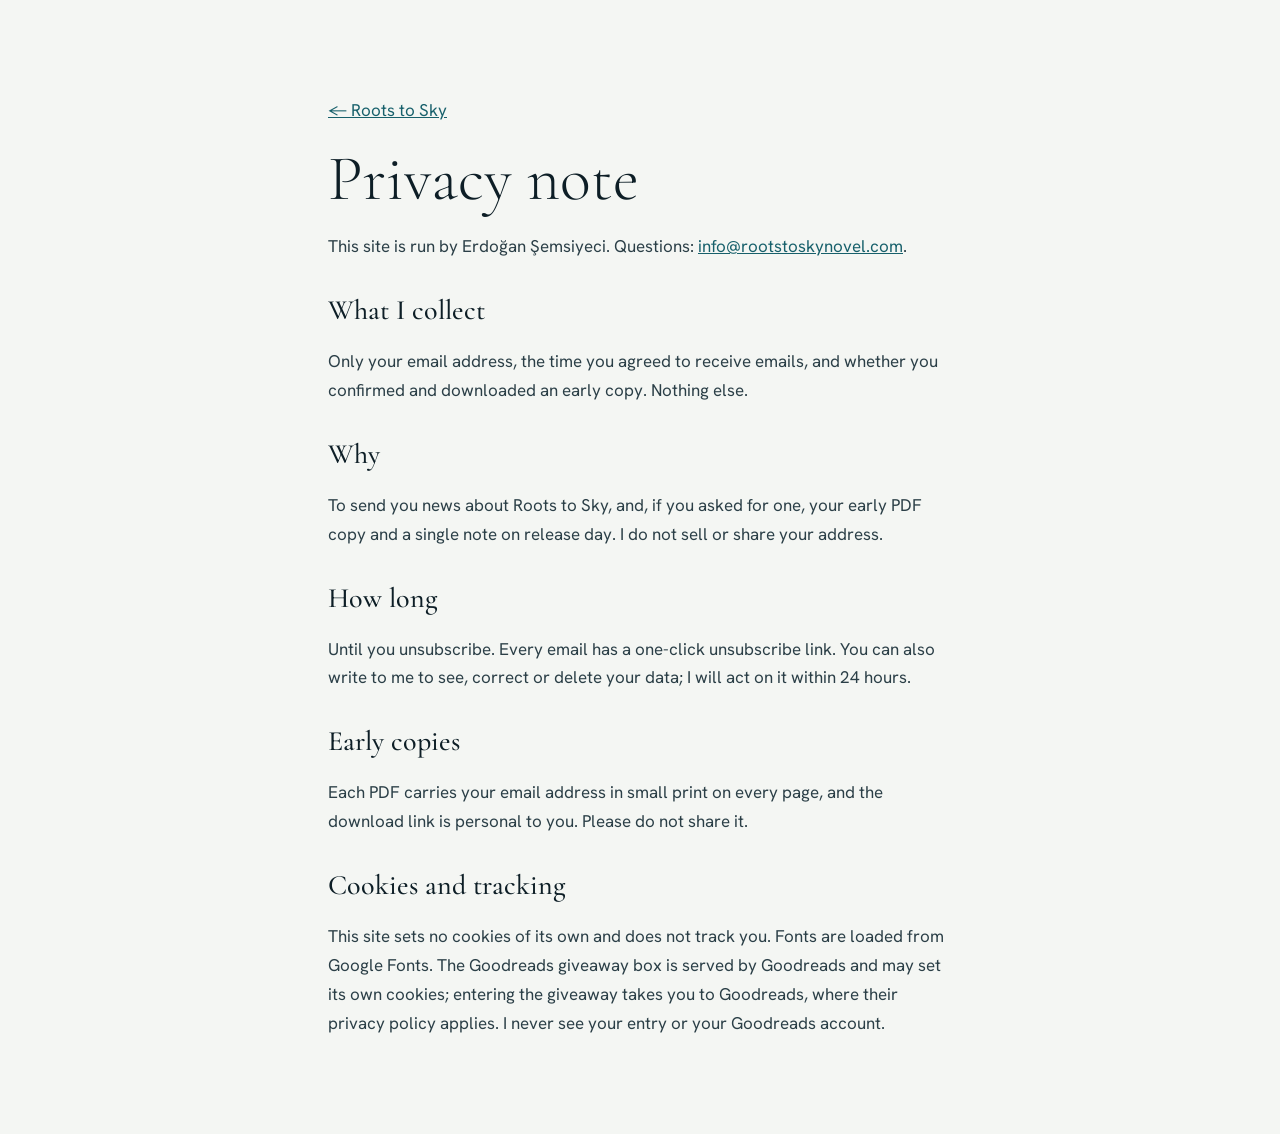
<file: privacy.html>
<!doctype html>
<html lang="en">
<head>
<meta charset="utf-8">
<meta name="viewport" content="width=device-width, initial-scale=1">
<title>Privacy — Roots to Sky</title>
<meta name="robots" content="noindex">
<link rel="preconnect" href="https://fonts.googleapis.com">
<link rel="preconnect" href="https://fonts.gstatic.com" crossorigin>
<link href="https://fonts.googleapis.com/css2?family=Cormorant+Garamond:ital,wght@0,300;0,500;1,400&family=Hanken+Grotesk:wght@400;600&display=swap" rel="stylesheet">
<link rel="icon" href="assets/favicon.svg" type="image/svg+xml">
<link rel="stylesheet" href="style.css">
</head>
<body>
<main class="page">
  <p><a href="/">← Roots to Sky</a></p>
  <h1>Privacy note</h1>
  <p>This site is run by Erdoğan Şemsiyeci. Questions: <a href="mailto:info@rootstoskynovel.com">info@rootstoskynovel.com</a>.</p>
  <h2>What I collect</h2>
  <p>Only your email address, the time you agreed to receive emails, and whether you confirmed and downloaded an early copy. Nothing else.</p>
  <h2>Why</h2>
  <p>To send you news about Roots to Sky, and, if you asked for one, your early PDF copy and a single note on release day. I do not sell or share your address.</p>
  <h2>How long</h2>
  <p>Until you unsubscribe. Every email has a one-click unsubscribe link. You can also write to me to see, correct or delete your data; I will act on it within 24 hours.</p>
  <h2>Early copies</h2>
  <p>Each PDF carries your email address in small print on every page, and the download link is personal to you. Please do not share it.</p>
  <h2>Cookies and tracking</h2>
  <p>This site sets no cookies of its own and does not track you. Fonts are loaded from Google Fonts. The Goodreads giveaway box is served by Goodreads and may set its own cookies; entering the giveaway takes you to Goodreads, where their privacy policy applies. I never see your entry or your Goodreads account.</p>
</main>
</body>
</html>
</file>
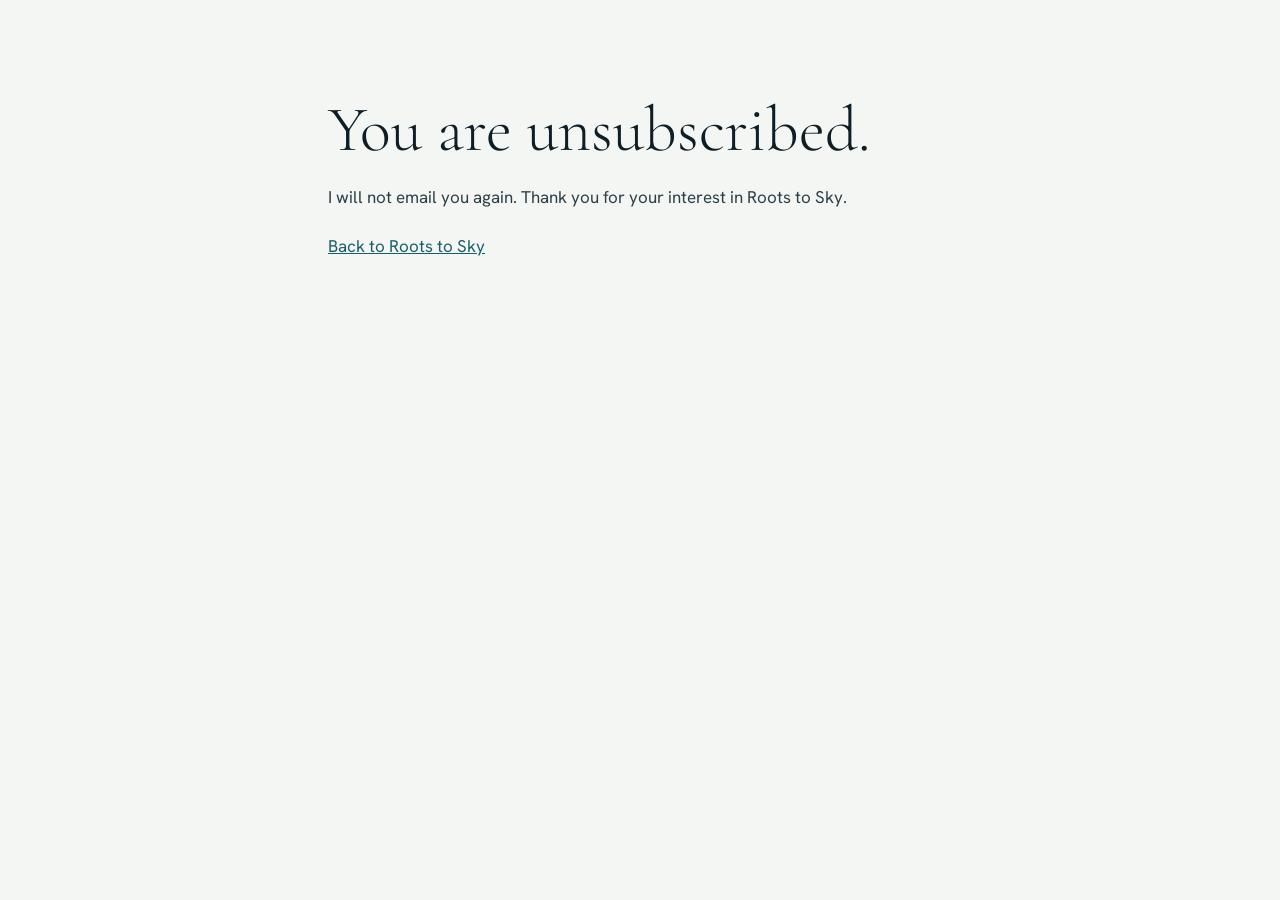
<file: unsubscribed.html>
<!doctype html>
<html lang="en">
<head>
<meta charset="utf-8">
<meta name="viewport" content="width=device-width, initial-scale=1">
<title>Unsubscribed — Roots to Sky</title>
<meta name="robots" content="noindex">
<link rel="preconnect" href="https://fonts.googleapis.com">
<link rel="preconnect" href="https://fonts.gstatic.com" crossorigin>
<link href="https://fonts.googleapis.com/css2?family=Cormorant+Garamond:ital,wght@0,300;0,500;1,400&family=Hanken+Grotesk:wght@400;600&display=swap" rel="stylesheet">
<link rel="icon" href="assets/favicon.svg" type="image/svg+xml">
<link rel="stylesheet" href="style.css">
</head>
<body>
<main class="page">
  <h1>You are unsubscribed.</h1>
  <p>I will not email you again. Thank you for your interest in Roots to Sky.</p>
  <p><a href="/">Back to Roots to Sky</a></p>
</main>
</body>
</html>
</file>
<file: style.css>
/* Roots to Sky — rootstoskynovel.com
   Fonts: Cormorant Garamond (display), Hanken Grotesk (text). Loaded from Google Fonts in each page <head>. */
:root{
  --ink:#0D1E26; --ink-2:#16303B; --ink-line:#264450; --ink-edge:#3A5B68;
  --salt:#F4F6F3; --salt-2:#E6ECE9; --rule:#B9C7CB;
  --text:#2B3F47; --muted:#4A5C63; --on-ink:#D5E0E3; --on-ink-2:#C3D3D8; --on-ink-3:#A9BCC2;
  --teal:#17606B; --amber:#E3AE72; --amber-hi:#F0C48F; --field:#6E8A93;
  --serif:'Cormorant Garamond',Georgia,serif; --sans:'Hanken Grotesk',system-ui,sans-serif;
  --pad:clamp(20px,5vw,48px);
}
*{box-sizing:border-box}
html{scroll-behavior:smooth}
body{margin:0;background:var(--salt);color:var(--ink);font-family:var(--sans);-webkit-font-smoothing:antialiased}
a{color:var(--teal)} a:hover{color:var(--ink)}
h1,h2,p{margin:0}
.wrap{max-width:1240px;margin:0 auto}
.sr{position:absolute;width:1px;height:1px;overflow:hidden;clip:rect(0 0 0 0);white-space:nowrap}
a:focus-visible,button:focus-visible,input:focus-visible{outline:3px solid var(--amber);outline-offset:2px}
[hidden]{display:none!important}

/* buttons */
.btn{display:inline-flex;align-items:center;justify-content:center;min-height:52px;padding:0 28px;font:600 16px var(--sans);text-decoration:none;border-radius:2px;cursor:pointer}
.btn-amber{background:var(--amber);color:var(--ink);border:1px solid var(--amber)}
.btn-amber:hover{background:var(--amber-hi);color:var(--ink)}
.btn-ghost{background:transparent;color:var(--salt);border:1px solid var(--field)}
.btn-ghost:hover{border-color:var(--amber);color:var(--amber)}
.btn-teal{background:var(--teal);color:#fff;border:1px solid var(--teal)}
.btn-teal:hover{background:var(--ink);border-color:var(--ink);color:#fff}
.btn-teal[disabled]{opacity:.6;cursor:progress}
.btn-line{background:transparent;color:var(--ink);border:1px solid var(--ink)}
.btn-line:hover{background:var(--ink);color:var(--salt)}
.btn-sm{min-height:44px;padding:0 20px;font-size:15px}

/* type helpers */
.eyebrow{font-size:14px;font-weight:600;letter-spacing:.16em;text-transform:uppercase;color:var(--teal)}
.on-ink .eyebrow,.eyebrow.amber{color:var(--amber)}
.display{font-family:var(--serif);font-weight:300;letter-spacing:-.01em}
.italic{font-family:var(--serif);font-style:italic}

/* header + hero */
.on-ink{background:var(--ink);color:var(--salt)}
.hero-wrap{padding:0 var(--pad)}
.nav{display:flex;flex-wrap:wrap;align-items:center;justify-content:space-between;gap:8px 32px;padding:20px 0;border-bottom:1px solid var(--ink-line)}
.brand{font:500 26px var(--serif);color:var(--salt);text-decoration:none;letter-spacing:.01em}
.brand:hover{color:var(--salt)}
.nav-links{display:flex;flex-wrap:wrap;align-items:center;gap:4px 28px}
.nav-links a:not(.btn){color:var(--on-ink);text-decoration:none;font-size:15px;padding:12px 4px}
.nav-links a:not(.btn):hover{color:var(--amber)}
.hero{display:flex;flex-wrap:wrap;align-items:center;gap:56px 72px;padding:clamp(48px,8vw,104px) 0 clamp(56px,9vw,120px)}
.hero-text{flex:1 1 480px;min-width:0;display:flex;flex-direction:column;gap:28px}
.hero h1{font:300 clamp(68px,11vw,164px)/.9 var(--serif);letter-spacing:-.02em;color:var(--salt)}
.hero .sub{font:italic 400 clamp(26px,3vw,38px)/1.2 var(--serif);color:var(--on-ink)}
.hero .hook{max-width:30em;font-size:19px;line-height:1.6;color:var(--on-ink-2);text-wrap:pretty}
.hero .cta{display:flex;flex-wrap:wrap;gap:16px;padding-top:8px}

/* cover (image with typographic fallback) */
.cover-col{flex:0 1 360px;min-width:0;margin:0 auto;width:100%;max-width:340px}
.cover{position:relative;width:100%;aspect-ratio:2/3;background:var(--ink-2);border:1px solid var(--ink-edge);overflow:hidden}
.cover img{display:block;width:100%;height:100%;object-fit:cover}
.cover .ph{display:none;position:absolute;inset:0;flex-direction:column;justify-content:space-between;align-items:center;padding:36px 28px;text-align:center}
.cover.no-img img{display:none}
.cover.no-img .ph{display:flex}
.ph .k{font-size:11px;letter-spacing:.22em;text-transform:uppercase;color:var(--amber)}
.ph .mid{display:flex;flex-direction:column;align-items:center;gap:18px}
.ph .line{width:1px;height:120px;background:var(--amber)}
.ph .t{font:300 44px/1 var(--serif)}
.ph .a{font-size:13px;letter-spacing:.14em;text-transform:uppercase;color:var(--on-ink-2)}

/* sections */
section{padding:clamp(64px,9vw,128px) var(--pad)}
.two{display:grid;grid-template-columns:repeat(auto-fit,minmax(min(420px,100%),1fr));gap:48px 96px;align-items:start}
.stack{display:flex;flex-direction:column;gap:20px}
.h2{font:300 clamp(40px,5vw,68px)/1.02 var(--serif);letter-spacing:-.01em;text-wrap:balance}
.prose{display:flex;flex-direction:column;gap:24px;font-size:19px;line-height:1.7;color:var(--text);text-wrap:pretty}
.prose .pull{font:italic 400 26px/1.35 var(--serif);color:var(--ink)}
.route{display:grid;grid-template-columns:repeat(auto-fit,minmax(min(240px,100%),1fr));margin-top:clamp(56px,7vw,96px);border-top:1px solid var(--rule)}
.route div{padding:28px 24px 0 0;display:flex;flex-direction:column;gap:6px}
.route small{font-size:13px;letter-spacing:.16em;text-transform:uppercase;color:var(--muted)}
.route span{font:500 34px var(--serif)}

/* TR: kitap bölümü kolaj görselleri */
.book-band{margin-top:clamp(40px,6vw,72px)}
.book-band img{width:100%;height:auto;display:block;border:1px solid var(--rule)}
.route-img img{width:100%;height:auto;display:block;border:1px solid var(--rule);margin-bottom:12px}
.route-img span{font:500 26px var(--serif)}
.route-img .cap{font:italic 15px/1.5 var(--serif);color:var(--muted);margin:0 0 10px}

.editions{background:var(--salt-2);padding:clamp(48px,6vw,80px) var(--pad)}
.editions .grid{display:grid;grid-template-columns:repeat(auto-fit,minmax(min(300px,100%),1fr));gap:32px 48px;align-items:center}
.editions h2{font:500 36px/1.1 var(--serif)}
.editions p{font-size:16px;line-height:1.6;color:var(--text)}
.btn-row{display:flex;flex-wrap:wrap;gap:16px}

/* Goodreads giveaway band. The widget brings its own inline styling and sits on white;
   it is kept as-is so it reads as Goodreads, not as us. */
.giveaway{border-top:1px solid var(--rule);padding-block:clamp(48px,6vw,80px)}
.giveaway .two{align-items:start}
.gw-card{max-width:400px;width:100%;justify-self:start}
.gw-card .goodreadsGiveawayWidget{max-width:100% !important;margin:0 !important}
/* keep Goodreads' date stamp from breaking into "(November 23, / 2026)" */
.gw-card .goodreadsGiveawayWidget .giveaway-status span{white-space:nowrap}

.comps{font:300 clamp(34px,4vw,54px)/1.15 var(--serif)}
.lead{font-size:17px;line-height:1.65;color:var(--text);max-width:28em}
.firsts{border-top:1px solid var(--rule);padding-top:28px}
.firsts .quote{font:italic 400 30px/1.3 var(--serif)}

/* reviews (Goodreads widget, palette matched) */
.reviews{background:var(--salt-2)}
.rev-grid{display:grid;grid-template-columns:repeat(auto-fit,minmax(min(360px,100%),1fr));gap:40px 72px;align-items:start}
.rev-h{font:300 clamp(32px,4vw,52px)/1.05 var(--serif);letter-spacing:-.01em;text-wrap:balance}
.gr-card{max-width:620px;width:100%;justify-self:end;overflow:hidden}
.gr-card iframe{display:block;width:100%;height:420px;border:0;background:var(--salt-2);color-scheme:light}
.rev-empty{font:italic 400 26px/1.5 var(--serif);color:var(--muted);margin:0;max-width:28ch;padding-left:24px;border-left:1px solid var(--rule)}

/* forms */
.formrow{display:flex;flex-wrap:wrap;gap:12px}
.formrow input[type=email]{flex:1 1 240px;min-width:0;height:52px;padding:0 18px;font:16px var(--sans);color:var(--ink);background:#fff;border:1px solid var(--field);border-radius:2px}
.formrow input::placeholder{color:#5B6E75}
.consent{display:flex;align-items:flex-start;gap:12px;text-align:left;max-width:560px;font-size:14px;line-height:1.6;color:var(--muted)}
.consent input{width:22px;height:22px;margin:2px 0 0;flex:0 0 auto}
.hp{position:absolute;left:-9999px;width:1px;height:1px;overflow:hidden}
.msg{font-size:15px;line-height:1.5;min-height:1.5em}
.msg.ok{color:#0F5A2E} .msg.err{color:#9A1B1B}

/* author */
.author{display:flex;flex-wrap:wrap;gap:56px 88px;align-items:flex-start}
.portrait{flex:0 1 340px;min-width:0;margin:0 auto;width:100%;max-width:340px}
.portrait .frame{position:relative;width:100%;aspect-ratio:4/5;background:var(--ink-2);border:1px solid var(--ink-edge);overflow:hidden}
.portrait img{display:block;width:100%;height:100%;object-fit:cover}
.portrait .frame.no-img img{display:none}
.author-text{flex:1 1 480px;min-width:0;display:flex;flex-direction:column;gap:24px}
.author-text .name{font:300 clamp(40px,5vw,68px)/1.02 var(--serif)}
.author-text p{font-size:19px;line-height:1.7;color:var(--on-ink);max-width:36em;text-wrap:pretty}
.author-text .pull{font:italic 400 28px/1.35 var(--serif);color:var(--salt);max-width:26em}
.author-text .small{font-size:17px;line-height:1.65;color:var(--on-ink-2)}

/* newsletter */
.news{max-width:760px;margin:0 auto;display:flex;flex-direction:column;gap:24px;text-align:center;align-items:center}
.news form{width:100%;display:flex;flex-direction:column;gap:18px;align-items:center}
.news .formrow{width:100%;justify-content:center}

/* footer */
footer{background:var(--ink);color:var(--on-ink-2);padding:48px var(--pad)}
footer .row{max-width:1240px;margin:0 auto;display:flex;flex-wrap:wrap;gap:20px 48px;justify-content:space-between;align-items:center}
footer .brand-f{font:26px var(--serif);color:var(--salt)}
footer a{color:var(--amber);font-size:15px}
footer small{font-size:14px;color:var(--on-ink-3)}

/* plain pages (privacy, confirmed, unsubscribed) */
.page{max-width:720px;margin:0 auto;padding:clamp(48px,8vw,96px) var(--pad);display:flex;flex-direction:column;gap:20px}
.page h1{font:300 clamp(40px,6vw,64px)/1.05 var(--serif)}
.page h2{font:500 28px var(--serif);margin-top:12px}
.page p,.page li{font-size:17px;line-height:1.7;color:var(--text)}
</file>
<file: legacy.css>
:root {
  --ink: #14110F;
  --paper: #F2EBDD;
  --muted: #C9BFAE;
  --brick: #B4453A;
  --sea: #3E8C93;
  --rule: #3A342D;
  font-family: "EB Garamond", Garamond, Georgia, "Times New Roman", serif;
  color: var(--paper);
  background: var(--ink);
}

* { box-sizing: border-box; }
[hidden] { display: none !important; }
html { scroll-behavior: smooth; }
body { margin: 0; background: var(--ink); color: var(--paper); font-size: 1.125rem; line-height: 1.55; }
a { color: inherit; }
a:focus-visible, button:focus-visible, input:focus-visible { outline: 2px solid var(--sea); outline-offset: 4px; }
.shell { width: min(100% - 2.5rem, 68ch); margin-inline: auto; }
.site-header { border-bottom: 1px solid var(--rule); }
.nav { min-height: 4.5rem; display: flex; flex-wrap: wrap; align-items: center; justify-content: space-between; gap: .5rem 1.5rem; padding-block: 1rem; }
.wordmark, .eyebrow { letter-spacing: .14em; font-size: .75rem; text-transform: uppercase; }
.wordmark { text-decoration: none; font-weight: bold; }
.nav-links { display: flex; flex-wrap: wrap; gap: .8rem 1.1rem; }
.nav-links a { text-decoration: none; border-bottom: 1px solid transparent; padding-bottom: 2px; }
.nav-links a:hover, .nav-links a:focus-visible { border-bottom-color: var(--muted); }
.nav-links a { color: var(--muted); font-size: .95rem; text-underline-offset: .25em; }
.hero { display: grid; gap: 3rem; padding-block: 5rem 5.5rem; text-align: center; }
.eyebrow { margin: 0 0 1rem; color: var(--sea); }
h1, h2, p { margin-top: 0; }
h1, h2 { font-weight: normal; line-height: 1.05; }
h1 { margin-bottom: .25rem; font-size: clamp(3.3rem, 15vw, 6.4rem); }
h2 { margin-bottom: 1.75rem; font-size: clamp(2.2rem, 9vw, 3.6rem); text-align: center; }
.subtitle { margin-bottom: 1.5rem; color: var(--muted); font-size: clamp(1.35rem, 5vw, 1.8rem); font-style: italic; }
.author-name { margin-bottom: 2.5rem; font-size: 1.2rem; }
.status { margin-inline: auto; max-width: 35rem; color: var(--muted); font-size: .98rem; }
.hook { max-width: 34rem; margin: 2.5rem auto; font-size: clamp(1.4rem, 5vw, 1.8rem); line-height: 1.32; }
.actions { display: flex; flex-wrap: wrap; justify-content: center; gap: .75rem; }
.button { display: inline-block; border: 1px solid var(--muted); padding: .65rem 1.05rem; background: transparent; color: var(--paper); font: inherit; line-height: 1.2; cursor: pointer; text-decoration: none; transition: background-color .18s ease, border-color .18s ease; }
.button:hover { border-color: var(--brick); background: var(--brick); }
.button:disabled { cursor: wait; opacity: .7; }
.cover-wrap { width: min(100%, 17rem); margin-inline: auto; }
.cover-placeholder, #book-cover { width: 100%; aspect-ratio: 2 / 3; border: 1px solid var(--rule); }
.cover-wrap { aspect-ratio: 2 / 3; max-height: 26rem; }
.cover-placeholder { display: grid; place-items: center; height: 100%; padding: 1.5rem; color: var(--muted); font-size: .78rem; letter-spacing: .12em; line-height: 1.4; text-transform: uppercase; }
#book-cover { display: block; object-fit: cover; }
.section { border-top: 1px solid var(--rule); padding-block: 5rem; }
.prose p, .newsletter > p { margin-bottom: 1.4rem; }
.prose p { font-size: 1.2rem; }
.newsletter { text-align: center; }
.newsletter form { max-width: 31rem; margin: 2rem auto 0; text-align: left; }
.field { margin-bottom: 1.25rem; }
label { display: block; margin-bottom: .45rem; }
input[type="email"], input[type="text"] { width: 100%; border: 1px solid var(--muted); border-radius: 0; padding: .7rem; background: transparent; color: var(--paper); font: inherit; }
.consent { display: flex; align-items: flex-start; gap: .65rem; margin-bottom: 1.4rem; }
.consent input { flex: 0 0 auto; margin-top: .34rem; accent-color: var(--brick); }
.consent label { margin: 0; font-size: 1rem; }
.honeypot { position: absolute; left: -10000px; width: 1px; height: 1px; overflow: hidden; }
.form-message { min-height: 1.6em; margin: 1.25rem 0 0; color: var(--muted); }
.form-message.error { color: #f2b4aa; }
.arc-page .arc-copy { max-width: 46ch; margin-inline: auto; font-size: 1.15rem; }
.arc-page .arc-copy p { margin-bottom: 1.3rem; }
.arc-page form { max-width: 31rem; margin: 2.5rem auto 0; text-align: left; }
.site-footer { border-top: 1px solid var(--rule); padding-block: 2rem; color: var(--muted); font-size: .9rem; text-align: center; }
.site-footer p { margin: .2rem 0; }

@media (min-width: 48rem) {
  .hero { grid-template-columns: minmax(0, 1fr) 17rem; align-items: center; text-align: left; }
  .hero-copy { order: 1; }
  .cover-wrap { order: 2; }
  .status, .hook { margin-left: 0; }
  .actions { justify-content: flex-start; }
}

/* Paperback edition figure (added 17 Oct 2026) */
.edition { margin: 2.6rem 0 0; max-width: 15rem; }
.edition img { width: 100%; height: auto; display: block; border: 1px solid var(--rule); }
.edition figcaption { margin-top: .65rem; color: var(--muted); font-size: .74rem; letter-spacing: .1em; text-transform: uppercase; line-height: 1.5; }

/* Author page links (added 21 Oct 2026) */
.author-links { margin-top: 1.6rem; font-size: .84rem; letter-spacing: .06em; text-transform: uppercase; }
.author-links a { color: var(--brick); text-decoration: none; border-bottom: 1px solid currentColor; padding-bottom: 1px; }
.author-links a:hover { opacity: .75; }

/* Goodreads reviews widget (added 31 Oct 2026) */
.reviews { text-align: center; }
.reviews-note { max-width: 42rem; margin: 0 auto 2.2rem; color: var(--muted); font-size: 1rem; }
.gr-widget { width: 100%; max-width: 565px; margin-inline: auto; padding: 1.1rem; background: #fff; border: 1px solid var(--rule); text-align: left; }
.gr-widget iframe { display: block; width: 100%; max-width: 100%; height: 420px; border: 0; background: #fff; }
.reviews-cta { margin: 1.6rem 0 0; font-size: .84rem; letter-spacing: .06em; text-transform: uppercase; }
.reviews-cta a { color: var(--brick); text-decoration: none; border-bottom: 1px solid currentColor; padding-bottom: 1px; }
.reviews-cta a:hover { opacity: .75; }
</file>
